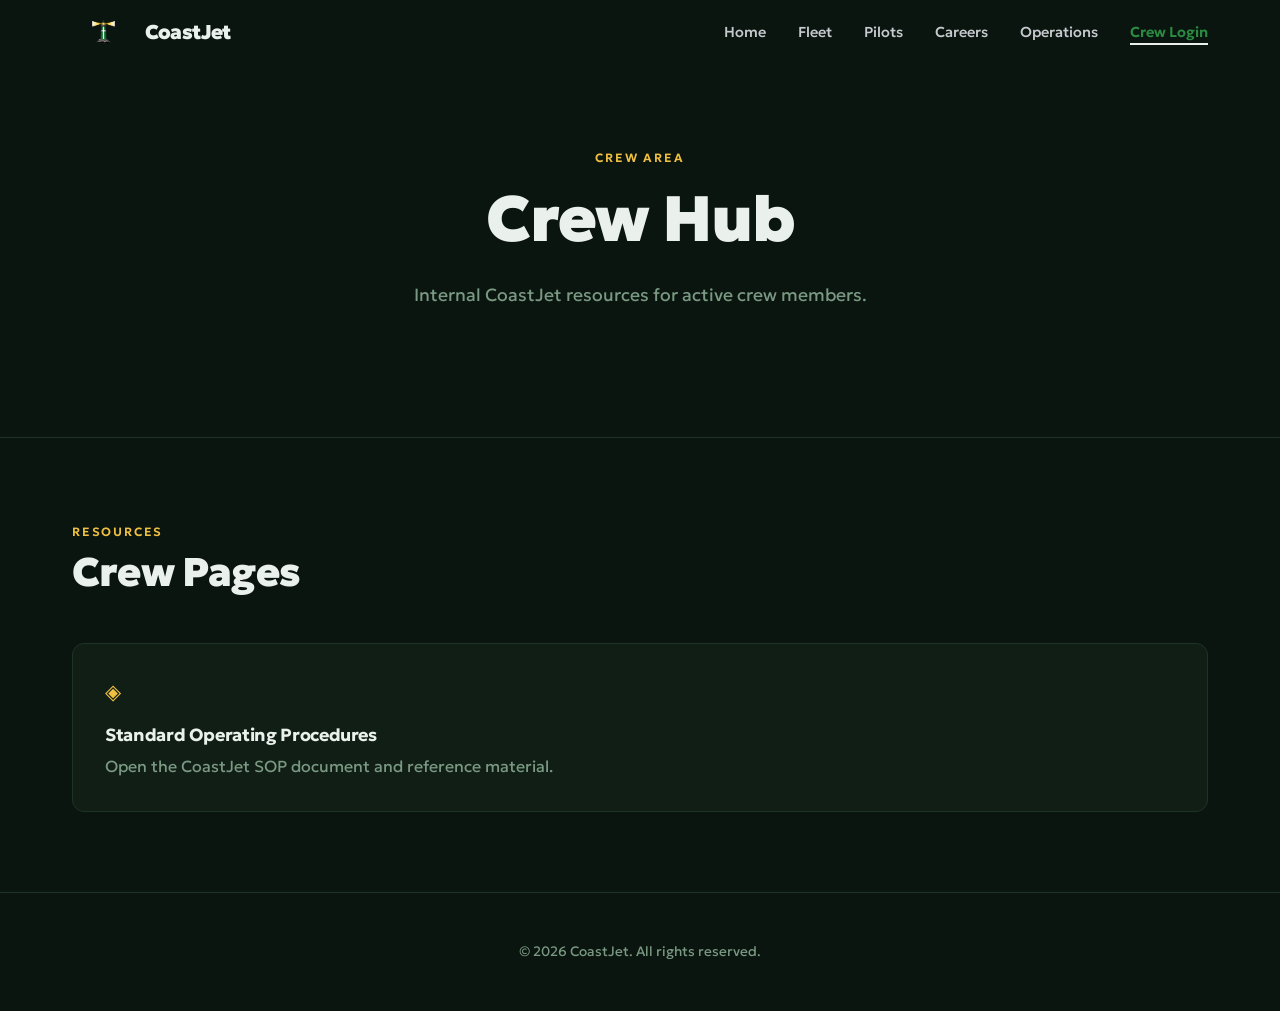
<file: crew-hub.html>
<!DOCTYPE html>
<html lang="en">
<head>
  <meta charset="UTF-8" />
  <meta name="viewport" content="width=device-width, initial-scale=1.0" />
  <title>Crew Hub - CoastJet</title>

  <link rel="preconnect" href="https://fonts.googleapis.com" />
  <link rel="preconnect" href="https://fonts.gstatic.com" crossorigin />

  <link rel="stylesheet" href="css/style.css" />
  <link rel="icon" href="assets/favicon.jpg" type="image/png" />
</head>
<body>

  <header>
    <nav class="nav">
      <div class="container">
        <a href="index.html" class="nav__logo">
          <img src="assets/favicon.jpg" alt="CoastJet Logo" class="nav__logo-img" />
          <span class="nav__logo-text">CoastJet</span>
        </a>

        <button class="nav__toggle" id="navToggle" aria-label="Toggle menu" aria-expanded="false" aria-controls="navLinks">
          <span></span>
          <span></span>
          <span></span>
        </button>

        <ul class="nav__links" id="navLinks">
          <li><a href="index.html">Home</a></li>
          <li><a href="fleet.html">Fleet</a></li>
          <li><a href="pilots.html">Pilots</a></li>
          <li><a href="careers.html">Careers</a></li>
          <li class="nav__item nav__item--has-dropdown">
            <button class="nav__dropdown-toggle" type="button" aria-expanded="false">Operations</button>
            <ul class="nav__dropdown" aria-label="Operations pages">
              <li><a href="ops-eu.html">EU Operations</a></li>
              <li><a href="ops-nz.html">NZ Operations</a></li>
            </ul>
          </li>
          <li><a href="crew-login.html" class="nav__crew-link active">Crew Login</a></li>
        </ul>
      </div>
    </nav>
  </header>

  <main>
    <section class="crew-hub-hero">
      <div class="container crew-hub-hero__content">
        <span class="hero__eyebrow">Crew Area</span>
        <h1 class="hero__title">Crew Hub</h1>
        <p class="hero__subtitle">Internal CoastJet resources for active crew members.</p>
      </div>
    </section>

    <section class="crew-hub">
      <div class="container">
        <span class="section__eyebrow">Resources</span>
        <h2 class="section__title">Crew Pages</h2>

        <div class="crew-hub__grid">
          <a class="crew-hub__card" href="sops.html">
            <span class="crew-hub__card-icon">◈</span>
            <h3 class="crew-hub__card-title">Standard Operating Procedures</h3>
            <p class="crew-hub__card-desc">Open the CoastJet SOP document and reference material.</p>
          </a>
        </div>
      </div>
    </section>
  </main>

  <footer class="footer">
    <div class="container">
      <p>&copy; 2026 CoastJet. All rights reserved.</p>
    </div>
  </footer>

  <script src="js/main.js"></script>
</body>
</html>
</file>
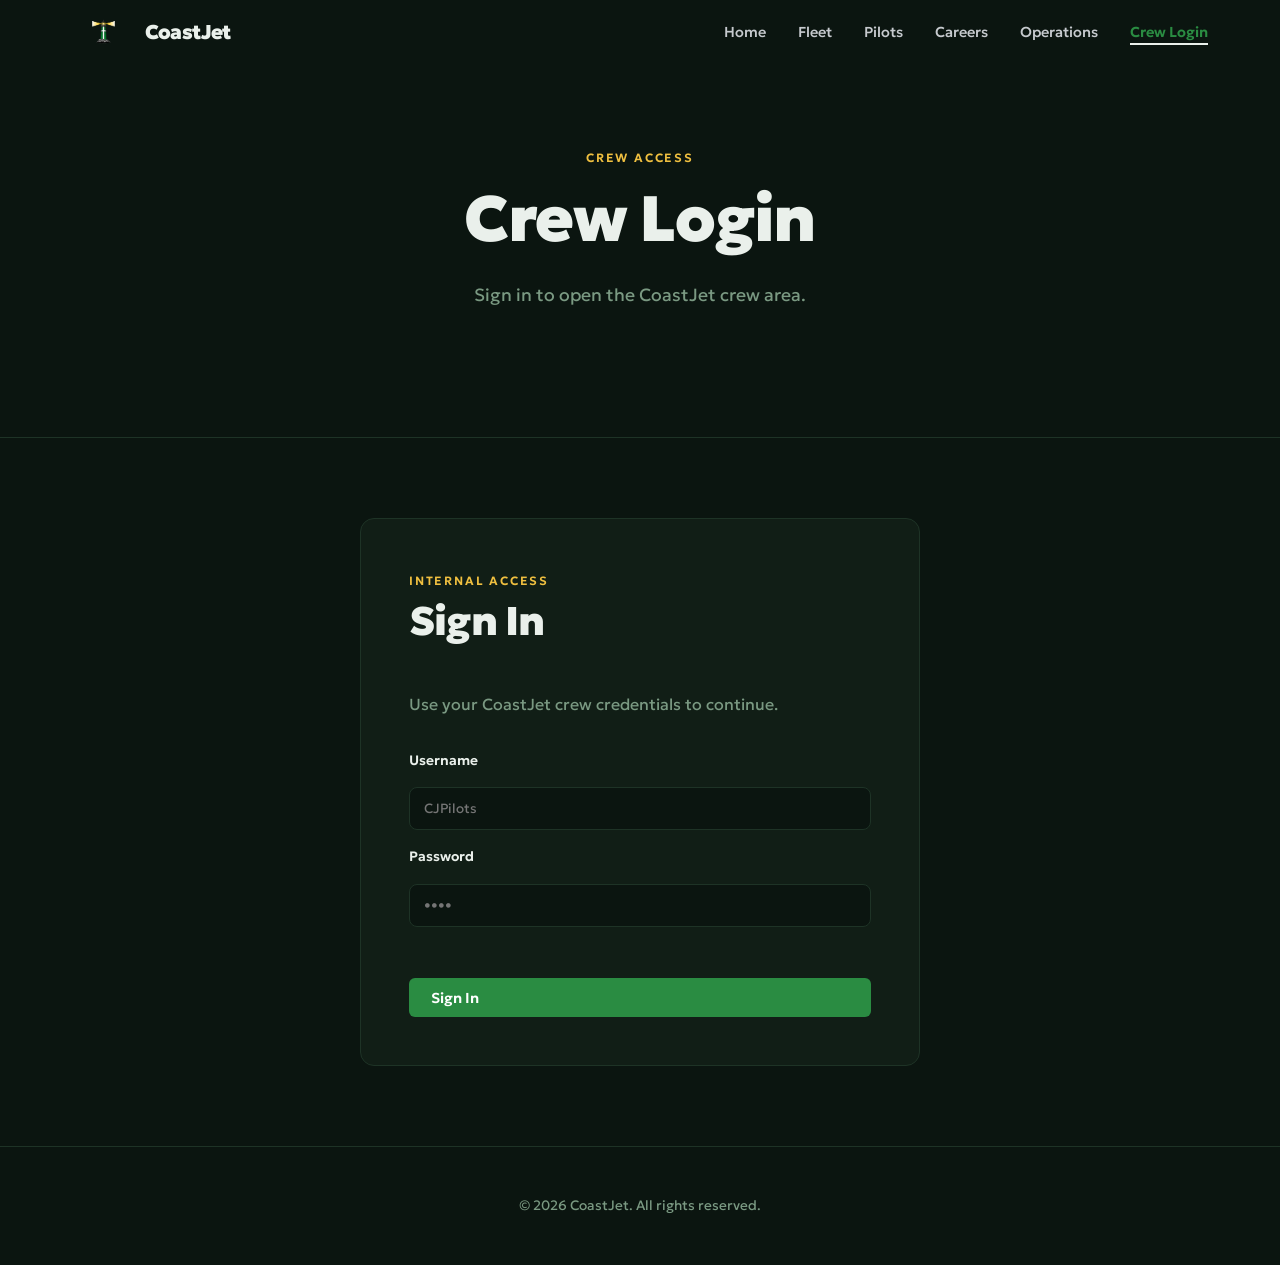
<file: crew-login.html>
<!DOCTYPE html>
<html lang="en">
<head>
  <meta charset="UTF-8" />
  <meta name="viewport" content="width=device-width, initial-scale=1.0" />
  <title>Crew Login - CoastJet</title>

  <link rel="preconnect" href="https://fonts.googleapis.com" />
  <link rel="preconnect" href="https://fonts.gstatic.com" crossorigin />

  <link rel="stylesheet" href="css/style.css" />
  <link rel="icon" href="assets/favicon.jpg" type="image/png" />
</head>
<body>

  <header>
    <nav class="nav">
      <div class="container">
        <a href="index.html" class="nav__logo">
          <img src="assets/favicon.jpg" alt="CoastJet Logo" class="nav__logo-img" />
          <span class="nav__logo-text">CoastJet</span>
        </a>

        <button class="nav__toggle" id="navToggle" aria-label="Toggle menu" aria-expanded="false" aria-controls="navLinks">
          <span></span>
          <span></span>
          <span></span>
        </button>

        <ul class="nav__links" id="navLinks">
          <li><a href="index.html">Home</a></li>
          <li><a href="fleet.html">Fleet</a></li>
          <li><a href="pilots.html">Pilots</a></li>
          <li><a href="careers.html">Careers</a></li>
          <li class="nav__item nav__item--has-dropdown">
            <button class="nav__dropdown-toggle" type="button" aria-expanded="false">Operations</button>
            <ul class="nav__dropdown" aria-label="Operations pages">
              <li><a href="ops-eu.html">EU Operations</a></li>
              <li><a href="ops-nz.html">NZ Operations</a></li>
            </ul>
          </li>
          <li><a href="crew-login.html" class="nav__crew-link active">Crew Login</a></li>
        </ul>
      </div>
    </nav>
  </header>

  <main>
    <section class="crew-hub-hero">
      <div class="container crew-hub-hero__content">
        <span class="hero__eyebrow">Crew Access</span>
        <h1 class="hero__title">Crew Login</h1>
        <p class="hero__subtitle">Sign in to open the CoastJet crew area.</p>
      </div>
    </section>

    <section class="crew-login">
      <div class="container">
        <div class="crew-login__card">
          <span class="section__eyebrow">Internal Access</span>
          <h2 class="section__title">Sign In</h2>
          <p class="crew-login__intro">Use your CoastJet crew credentials to continue.</p>

          <form class="crew-login__form" id="crewLoginForm" novalidate>
            <label class="crew-login__label" for="crewEmail">Username</label>
            <input class="crew-login__input" id="crewEmail" type="text" placeholder="CJPilots" required>

            <label class="crew-login__label" for="crewPassword">Password</label>
            <input class="crew-login__input" id="crewPassword" type="password" placeholder="••••" required>

            <p class="crew-login__error" id="crewLoginError" aria-live="polite"></p>

            <button type="submit" class="btn btn--primary">Sign In</button>
          </form>
        </div>
      </div>
    </section>
  </main>

  <footer class="footer">
    <div class="container">
      <p>&copy; 2026 CoastJet. All rights reserved.</p>
    </div>
  </footer>

  <script src="js/main.js"></script>
  <script>
    document.addEventListener('DOMContentLoaded', function () {
      const form = document.getElementById('crewLoginForm');
      const usernameInput = document.getElementById('crewEmail');
      const passwordInput = document.getElementById('crewPassword');
      const error = document.getElementById('crewLoginError');

      if (!form || !usernameInput || !passwordInput) return;

      form.addEventListener('submit', function (e) {
        e.preventDefault();

        const username = usernameInput.value.trim();
        const password = passwordInput.value;

        if (username === 'CJPilots' && password === '737') {
          window.location.assign('crew-hub.html');
          return;
        }

        if (error) error.textContent = 'Incorrect username or password.';
      });
    });
  </script>
</body>
</html>
</file>
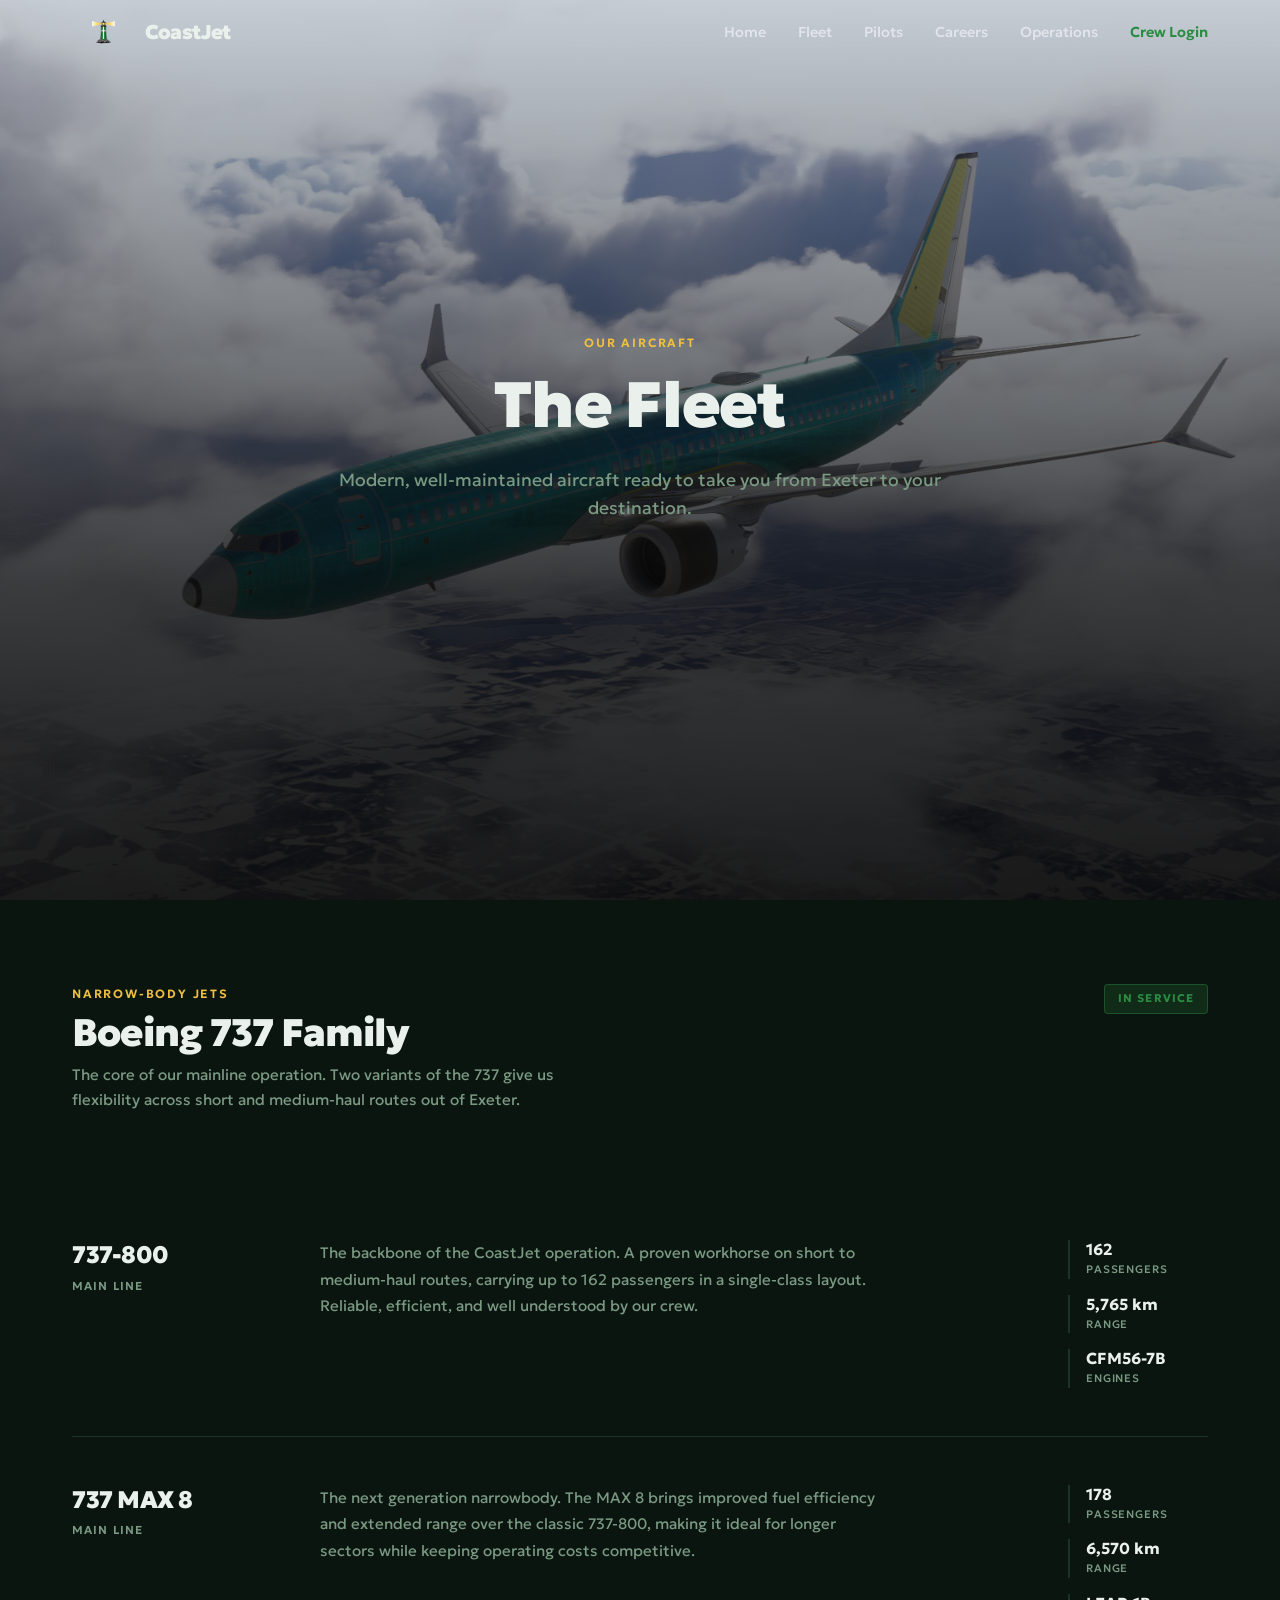
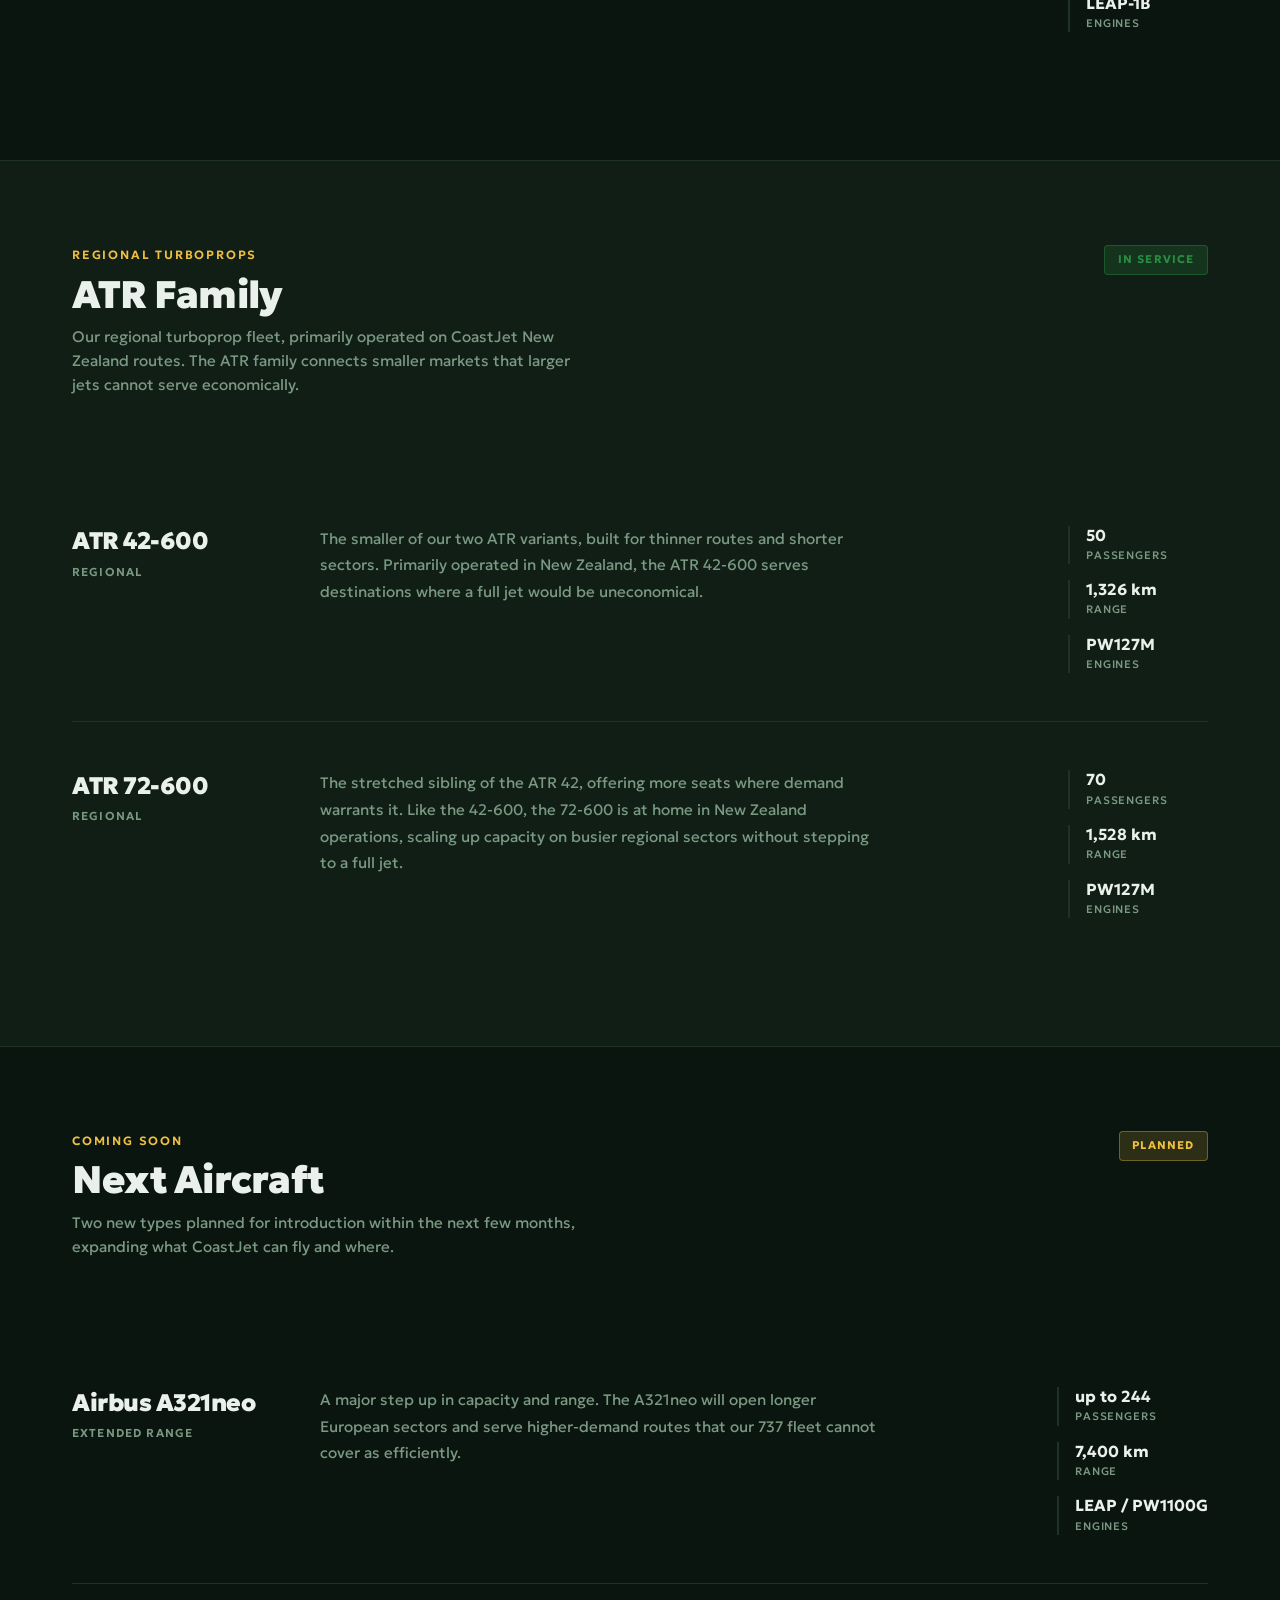
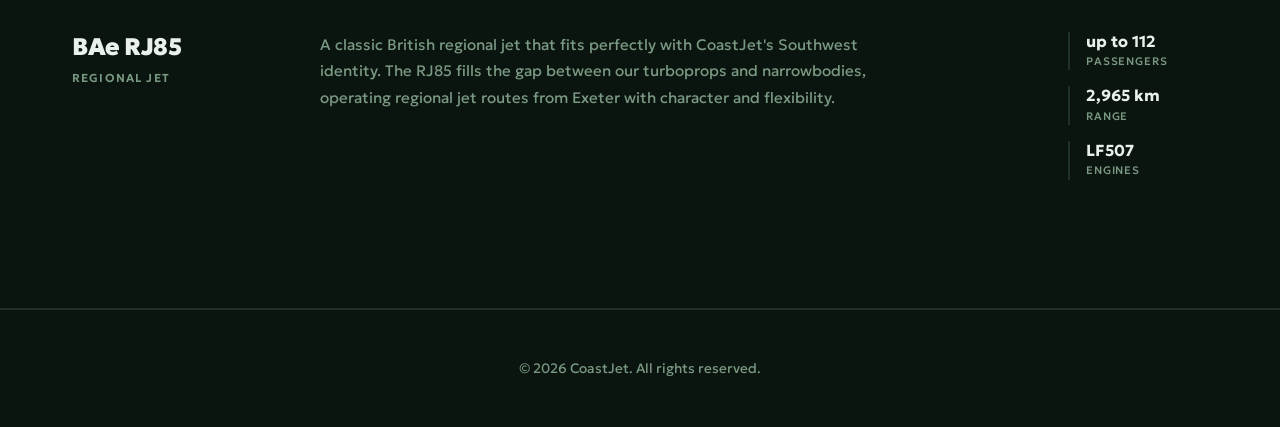
<file: fleet.html>
<!DOCTYPE html>
<html lang="en">
<head>
  <meta charset="UTF-8" />
  <meta name="viewport" content="width=device-width, initial-scale=1.0" />
  <title>Fleet - CoastJet</title>

  <link rel="preconnect" href="https://fonts.googleapis.com" />
  <link rel="preconnect" href="https://fonts.gstatic.com" crossorigin />

  <link rel="stylesheet" href="css/style.css" />
  <link rel="icon" href="assets/favicon.jpg" type="image/png" />
</head>
<body>

  <!-- NAV -->
  <header>
    <nav class="nav">
        <div class="container">
            <a href="index.html" class="nav__logo">
            <img src="assets/favicon.jpg" alt="CoastJet Logo" class="nav__logo-img" />
            <span class="nav__logo-text">CoastJet</span>
            </a>

            <!-- HAMBURGER -->
            <button class="nav__toggle" id="navToggle" aria-label="Toggle menu" aria-expanded="false" aria-controls="navLinks">
            <span></span>
            <span></span>
            <span></span>
            </button>

            <!-- LINKS -->
            <ul class="nav__links" id="navLinks">
              <li><a href="index.html">Home</a></li>
              <li><a href="fleet.html">Fleet</a></li>
              <li><a href="pilots.html">Pilots</a></li>
              <li><a href="careers.html">Careers</a></li>
              <li class="nav__item nav__item--has-dropdown">
                <button class="nav__dropdown-toggle" type="button" aria-expanded="false">Operations</button>
                <ul class="nav__dropdown" aria-label="Operations pages">
                  <li><a href="ops-eu.html">EU Operations</a></li>
                  <li><a href="ops-nz.html">NZ Operations</a></li>
                </ul>
              </li>
              <li><a href="crew-login.html" class="nav__crew-link">Crew Login</a></li>
            </ul>
        </div>
    </nav>
  </header>

  <!-- HERO -->
  <main>
    <section class="hero" style="background-image: url('assets/fleet_hero.png');">
      <div class="hero__overlay"></div>
      <div class="container hero__content">
        <span class="hero__eyebrow">Our Aircraft</span>
        <h1 class="hero__title">The Fleet</h1>
        <p class="hero__subtitle">
          Modern, well-maintained aircraft ready to take you from Exeter to your destination.
        </p>
      </div>
    </section>

    <!-- BOEING 737 FAMILY -->
    <section class="fleet-family">
      <div class="container">
        <div class="fleet-family__header">
          <div class="fleet-family__label">
            <span class="section__eyebrow">Narrow-body Jets</span>
            <h2 class="fleet-family__title">Boeing 737 Family</h2>
            <p class="fleet-family__intro">The core of our mainline operation. Two variants of the 737 give us flexibility across short and medium-haul routes out of Exeter.</p>
          </div>
          <span class="fleet-family__status fleet-family__status--active">In Service</span>
        </div>
        <div class="fleet-family__aircraft">
          <div class="fleet-aircraft">
            <div class="fleet-aircraft__identity">
              <h3 class="fleet-aircraft__name">737-800</h3>
              <span class="fleet-aircraft__role">Main Line</span>
            </div>
            <p class="fleet-aircraft__desc">The backbone of the CoastJet operation. A proven workhorse on short to medium-haul routes, carrying up to 162 passengers in a single-class layout. Reliable, efficient, and well understood by our crew.</p>
            <div class="fleet-aircraft__specs">
              <div class="fleet-aircraft__spec"><span>162</span><small>Passengers</small></div>
              <div class="fleet-aircraft__spec"><span>5,765 km</span><small>Range</small></div>
              <div class="fleet-aircraft__spec"><span>CFM56-7B</span><small>Engines</small></div>
            </div>
          </div>
          <div class="fleet-aircraft__divider"></div>
          <div class="fleet-aircraft">
            <div class="fleet-aircraft__identity">
              <h3 class="fleet-aircraft__name">737 MAX 8</h3>
              <span class="fleet-aircraft__role">Main Line</span>
            </div>
            <p class="fleet-aircraft__desc">The next generation narrowbody. The MAX 8 brings improved fuel efficiency and extended range over the classic 737-800, making it ideal for longer sectors while keeping operating costs competitive.</p>
            <div class="fleet-aircraft__specs">
              <div class="fleet-aircraft__spec"><span>178</span><small>Passengers</small></div>
              <div class="fleet-aircraft__spec"><span>6,570 km</span><small>Range</small></div>
              <div class="fleet-aircraft__spec"><span>LEAP-1B</span><small>Engines</small></div>
            </div>
          </div>
        </div>
      </div>
    </section>

    <!-- ATR FAMILY -->
    <section class="fleet-family fleet-family--alt">
      <div class="container">
        <div class="fleet-family__header">
          <div class="fleet-family__label">
            <span class="section__eyebrow">Regional Turboprops</span>
            <h2 class="fleet-family__title">ATR Family</h2>
            <p class="fleet-family__intro">Our regional turboprop fleet, primarily operated on CoastJet New Zealand routes. The ATR family connects smaller markets that larger jets cannot serve economically.</p>
          </div>
          <span class="fleet-family__status fleet-family__status--active">In Service</span>
        </div>
        <div class="fleet-family__aircraft">
          <div class="fleet-aircraft">
            <div class="fleet-aircraft__identity">
              <h3 class="fleet-aircraft__name">ATR 42-600</h3>
              <span class="fleet-aircraft__role">Regional</span>
            </div>
            <p class="fleet-aircraft__desc">The smaller of our two ATR variants, built for thinner routes and shorter sectors. Primarily operated in New Zealand, the ATR 42-600 serves destinations where a full jet would be uneconomical.</p>
            <div class="fleet-aircraft__specs">
              <div class="fleet-aircraft__spec"><span>50</span><small>Passengers</small></div>
              <div class="fleet-aircraft__spec"><span>1,326 km</span><small>Range</small></div>
              <div class="fleet-aircraft__spec"><span>PW127M</span><small>Engines</small></div>
            </div>
          </div>
          <div class="fleet-aircraft__divider"></div>
          <div class="fleet-aircraft">
            <div class="fleet-aircraft__identity">
              <h3 class="fleet-aircraft__name">ATR 72-600</h3>
              <span class="fleet-aircraft__role">Regional</span>
            </div>
            <p class="fleet-aircraft__desc">The stretched sibling of the ATR 42, offering more seats where demand warrants it. Like the 42-600, the 72-600 is at home in New Zealand operations, scaling up capacity on busier regional sectors without stepping to a full jet.</p>
            <div class="fleet-aircraft__specs">
              <div class="fleet-aircraft__spec"><span>70</span><small>Passengers</small></div>
              <div class="fleet-aircraft__spec"><span>1,528 km</span><small>Range</small></div>
              <div class="fleet-aircraft__spec"><span>PW127M</span><small>Engines</small></div>
            </div>
          </div>
        </div>
      </div>
    </section>

    <!-- COMING SOON -->
    <section class="fleet-family fleet-family--future">
      <div class="container">
        <div class="fleet-family__header">
          <div class="fleet-family__label">
            <span class="section__eyebrow">Coming Soon</span>
            <h2 class="fleet-family__title">Next Aircraft</h2>
            <p class="fleet-family__intro">Two new types planned for introduction within the next few months, expanding what CoastJet can fly and where.</p>
          </div>
          <span class="fleet-family__status fleet-family__status--planned">Planned</span>
        </div>
        <div class="fleet-family__aircraft">
          <div class="fleet-aircraft">
            <div class="fleet-aircraft__identity">
              <h3 class="fleet-aircraft__name">Airbus A321neo</h3>
              <span class="fleet-aircraft__role">Extended Range</span>
            </div>
            <p class="fleet-aircraft__desc">A major step up in capacity and range. The A321neo will open longer European sectors and serve higher-demand routes that our 737 fleet cannot cover as efficiently.</p>
            <div class="fleet-aircraft__specs">
              <div class="fleet-aircraft__spec"><span>up to 244</span><small>Passengers</small></div>
              <div class="fleet-aircraft__spec"><span>7,400 km</span><small>Range</small></div>
              <div class="fleet-aircraft__spec"><span>LEAP / PW1100G</span><small>Engines</small></div>
            </div>
          </div>
          <div class="fleet-aircraft__divider"></div>
          <div class="fleet-aircraft">
            <div class="fleet-aircraft__identity">
              <h3 class="fleet-aircraft__name">BAe RJ85</h3>
              <span class="fleet-aircraft__role">Regional Jet</span>
            </div>
            <p class="fleet-aircraft__desc">A classic British regional jet that fits perfectly with CoastJet's Southwest identity. The RJ85 fills the gap between our turboprops and narrowbodies, operating regional jet routes from Exeter with character and flexibility.</p>
            <div class="fleet-aircraft__specs">
              <div class="fleet-aircraft__spec"><span>up to 112</span><small>Passengers</small></div>
              <div class="fleet-aircraft__spec"><span>2,965 km</span><small>Range</small></div>
              <div class="fleet-aircraft__spec"><span>LF507</span><small>Engines</small></div>
            </div>
          </div>
        </div>
      </div>
    </section>

  </main>

  <!-- FOOTER -->
  <footer class="footer">
    <div class="container">
      <p>&copy; 2026 CoastJet. All rights reserved.</p>
    </div>
  </footer>

  <script src="js/main.js"></script>
</body>
</html>
</file>
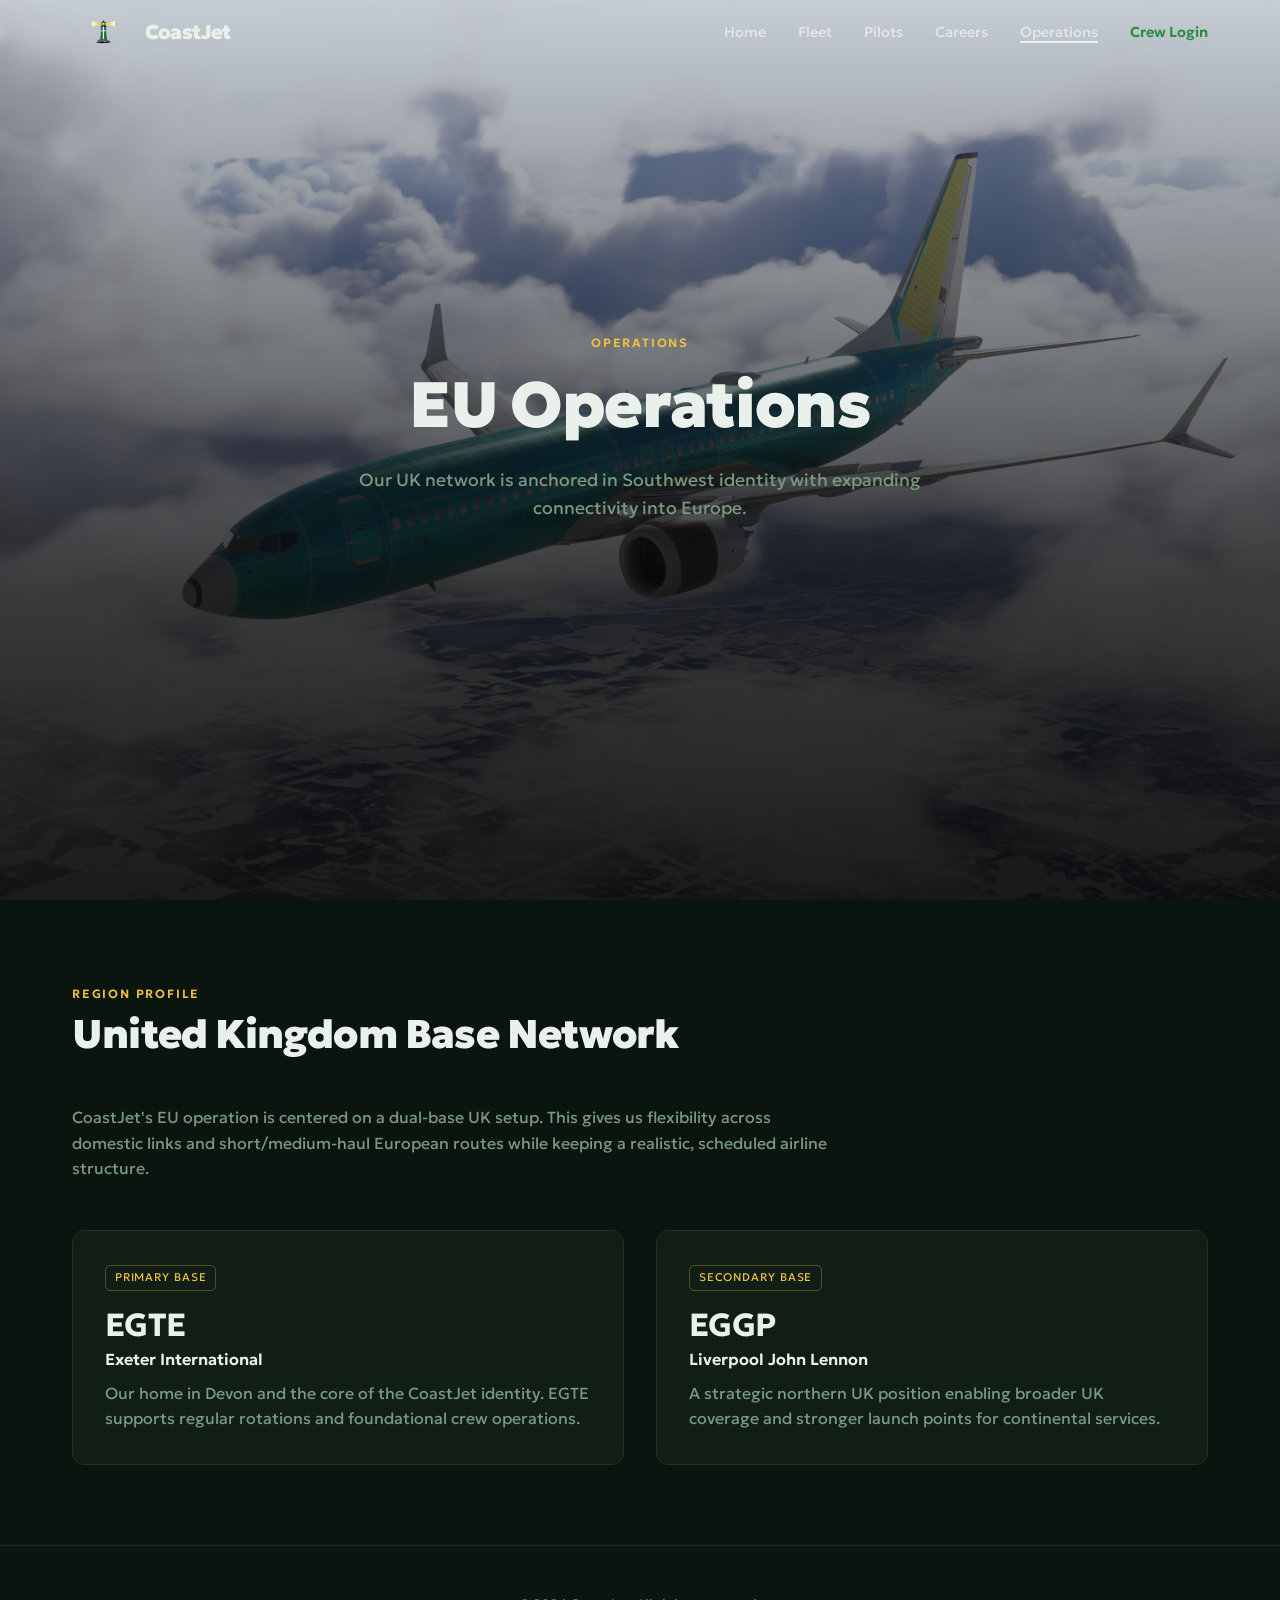
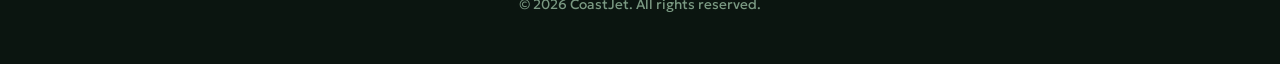
<file: ops-eu.html>
<!DOCTYPE html>
<html lang="en">
<head>
  <meta charset="UTF-8" />
  <meta name="viewport" content="width=device-width, initial-scale=1.0" />
  <title>EU Operations - CoastJet</title>

  <link rel="preconnect" href="https://fonts.googleapis.com" />
  <link rel="preconnect" href="https://fonts.gstatic.com" crossorigin />

  <link rel="stylesheet" href="css/style.css" />
  <link rel="icon" href="assets/favicon.jpg" type="image/png" />
</head>
<body>

  <header>
    <nav class="nav">
      <div class="container">
        <a href="index.html" class="nav__logo">
          <img src="assets/favicon.jpg" alt="CoastJet Logo" class="nav__logo-img" />
          <span class="nav__logo-text">CoastJet</span>
        </a>

        <button class="nav__toggle" id="navToggle" aria-label="Toggle menu" aria-expanded="false" aria-controls="navLinks">
          <span></span>
          <span></span>
          <span></span>
        </button>

        <ul class="nav__links" id="navLinks">
          <li><a href="index.html">Home</a></li>
          <li><a href="fleet.html">Fleet</a></li>
          <li><a href="pilots.html">Pilots</a></li>
          <li><a href="careers.html">Careers</a></li>
          <li class="nav__item nav__item--has-dropdown">
            <button class="nav__dropdown-toggle active" type="button" aria-expanded="false">Operations</button>
            <ul class="nav__dropdown" aria-label="Operations pages">
              <li><a href="ops-eu.html" class="active">EU Operations</a></li>
              <li><a href="ops-nz.html">NZ Operations</a></li>
            </ul>
          </li>
          <li><a href="crew-login.html" class="nav__crew-link">Crew Login</a></li>
        </ul>
      </div>
    </nav>
  </header>

  <main>
    <section class="hero" style="background-image: url('assets/fleet_hero.jpg');">
      <div class="hero__overlay"></div>
      <div class="container hero__content">
        <span class="hero__eyebrow">Operations</span>
        <h1 class="hero__title">EU Operations</h1>
        <p class="hero__subtitle">Our UK network is anchored in Southwest identity with expanding connectivity into Europe.</p>
      </div>
    </section>

    <section class="ops-region">
      <div class="container">
        <span class="section__eyebrow">Region Profile</span>
        <h2 class="section__title">United Kingdom Base Network</h2>
        <p class="ops-region__intro">CoastJet's EU operation is centered on a dual-base UK setup. This gives us flexibility across domestic links and short/medium-haul European routes while keeping a realistic, scheduled airline structure.</p>

        <div class="ops-bases-grid">
          <article class="ops-base-card">
            <span class="ops-base-card__tag">Primary Base</span>
            <h3 class="ops-base-card__code">EGTE</h3>
            <p class="ops-base-card__name">Exeter International</p>
            <p class="ops-base-card__desc">Our home in Devon and the core of the CoastJet identity. EGTE supports regular rotations and foundational crew operations.</p>
          </article>

          <article class="ops-base-card">
            <span class="ops-base-card__tag">Secondary Base</span>
            <h3 class="ops-base-card__code">EGGP</h3>
            <p class="ops-base-card__name">Liverpool John Lennon</p>
            <p class="ops-base-card__desc">A strategic northern UK position enabling broader UK coverage and stronger launch points for continental services.</p>
          </article>
        </div>
      </div>
    </section>
  </main>

  <footer class="footer">
    <div class="container">
      <p>&copy; 2026 CoastJet. All rights reserved.</p>
    </div>
  </footer>

  <script src="js/main.js"></script>
</body>
</html>
</file>
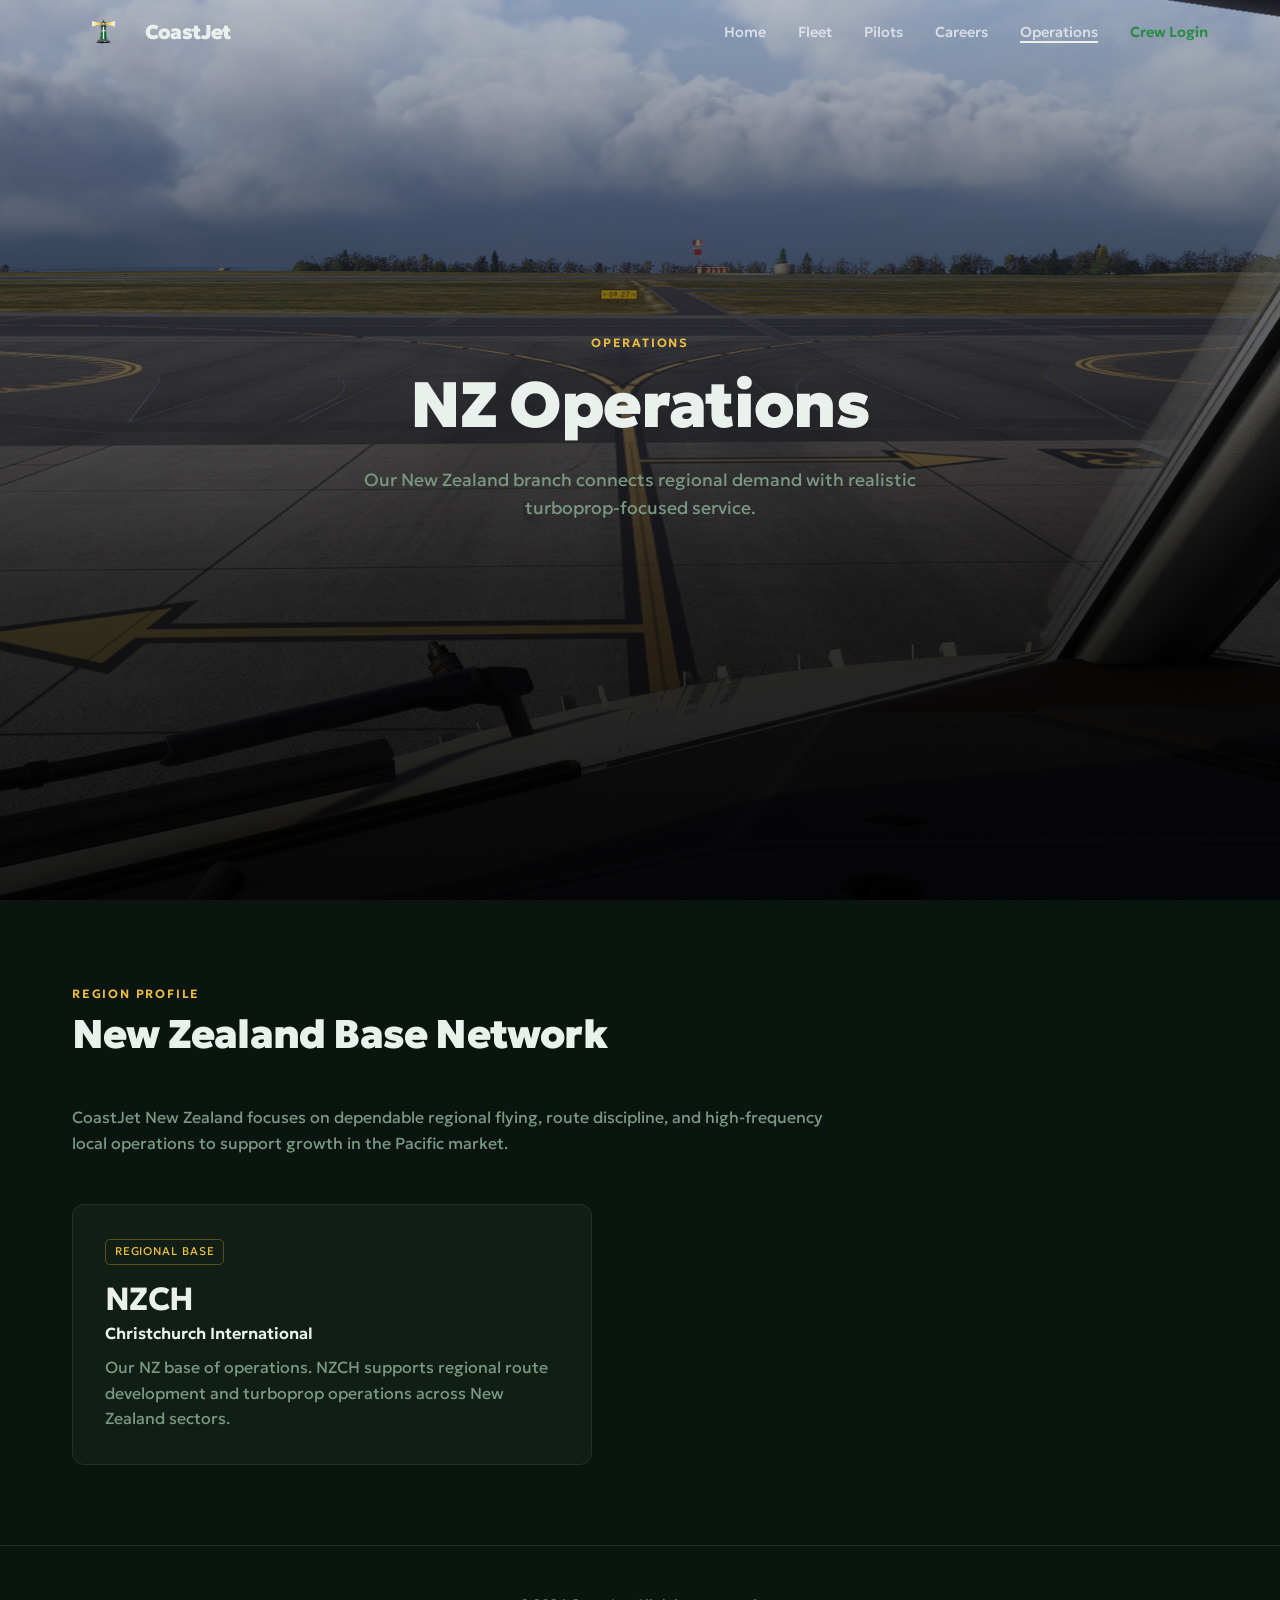
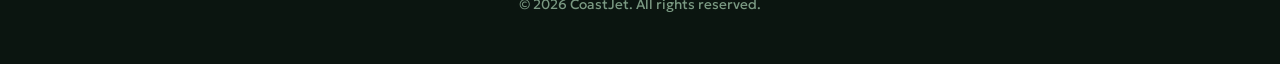
<file: ops-nz.html>
<!DOCTYPE html>
<html lang="en">
<head>
  <meta charset="UTF-8" />
  <meta name="viewport" content="width=device-width, initial-scale=1.0" />
  <title>NZ Operations - CoastJet</title>

  <link rel="preconnect" href="https://fonts.googleapis.com" />
  <link rel="preconnect" href="https://fonts.gstatic.com" crossorigin />

  <link rel="stylesheet" href="css/style.css" />
  <link rel="icon" href="assets/favicon.jpg" type="image/png" />
</head>
<body>

  <header>
    <nav class="nav">
      <div class="container">
        <a href="index.html" class="nav__logo">
          <img src="assets/favicon.jpg" alt="CoastJet Logo" class="nav__logo-img" />
          <span class="nav__logo-text">CoastJet</span>
        </a>

        <button class="nav__toggle" id="navToggle" aria-label="Toggle menu" aria-expanded="false" aria-controls="navLinks">
          <span></span>
          <span></span>
          <span></span>
        </button>

        <ul class="nav__links" id="navLinks">
          <li><a href="index.html">Home</a></li>
          <li><a href="fleet.html">Fleet</a></li>
          <li><a href="pilots.html">Pilots</a></li>
          <li><a href="careers.html">Careers</a></li>
          <li class="nav__item nav__item--has-dropdown">
            <button class="nav__dropdown-toggle active" type="button" aria-expanded="false">Operations</button>
            <ul class="nav__dropdown" aria-label="Operations pages">
              <li><a href="ops-eu.html">EU Operations</a></li>
              <li><a href="ops-nz.html" class="active">NZ Operations</a></li>
            </ul>
          </li>
          <li><a href="crew-login.html" class="nav__crew-link">Crew Login</a></li>
        </ul>
      </div>
    </nav>
  </header>

  <main>
    <section class="hero" style="background-image: url('assets/pilots_hero.jpg');">
      <div class="hero__overlay"></div>
      <div class="container hero__content">
        <span class="hero__eyebrow">Operations</span>
        <h1 class="hero__title">NZ Operations</h1>
        <p class="hero__subtitle">Our New Zealand branch connects regional demand with realistic turboprop-focused service.</p>
      </div>
    </section>

    <section class="ops-region">
      <div class="container">
        <span class="section__eyebrow">Region Profile</span>
        <h2 class="section__title">New Zealand Base Network</h2>
        <p class="ops-region__intro">CoastJet New Zealand focuses on dependable regional flying, route discipline, and high-frequency local operations to support growth in the Pacific market.</p>

        <div class="ops-bases-grid ops-bases-grid--single">
          <article class="ops-base-card">
            <span class="ops-base-card__tag">Regional Base</span>
            <h3 class="ops-base-card__code">NZCH</h3>
            <p class="ops-base-card__name">Christchurch International</p>
            <p class="ops-base-card__desc">Our NZ base of operations. NZCH supports regional route development and turboprop operations across New Zealand sectors.</p>
          </article>
        </div>
      </div>
    </section>
  </main>

  <footer class="footer">
    <div class="container">
      <p>&copy; 2026 CoastJet. All rights reserved.</p>
    </div>
  </footer>

  <script src="js/main.js"></script>
</body>
</html>
</file>
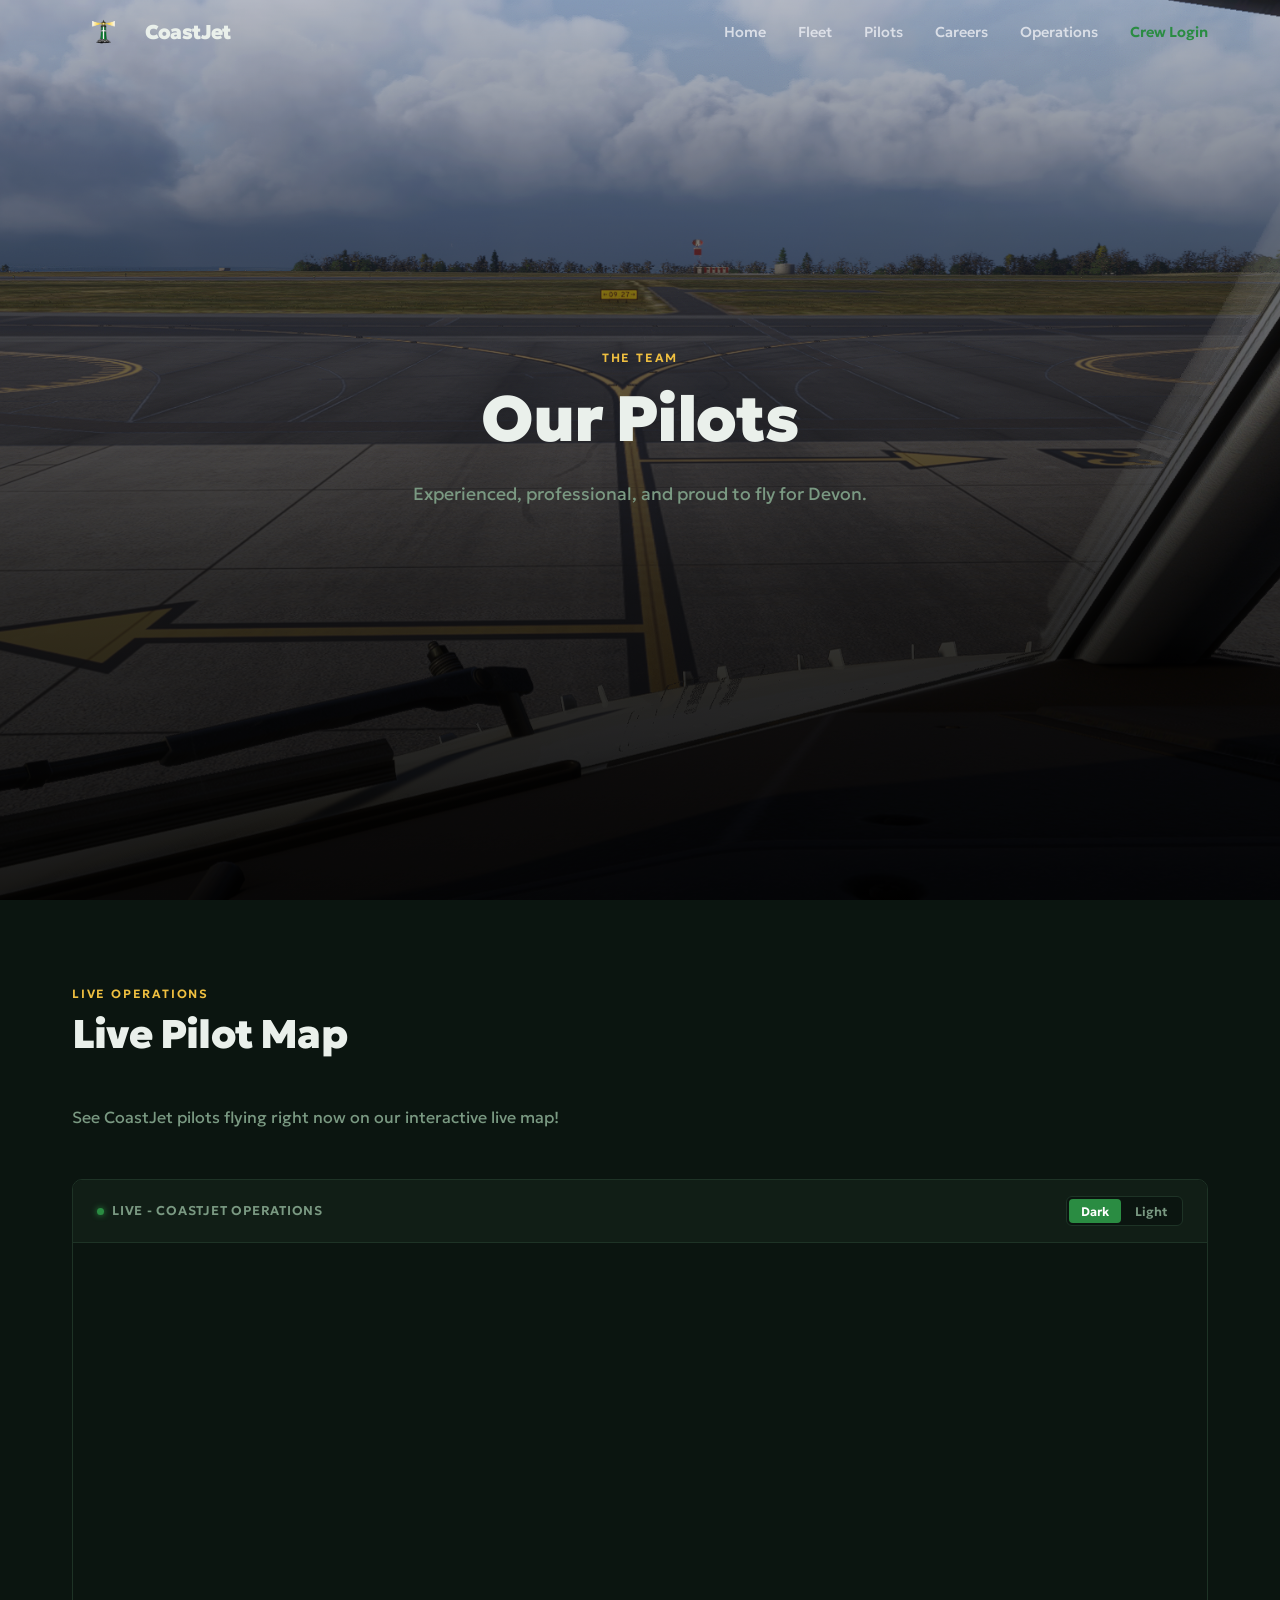
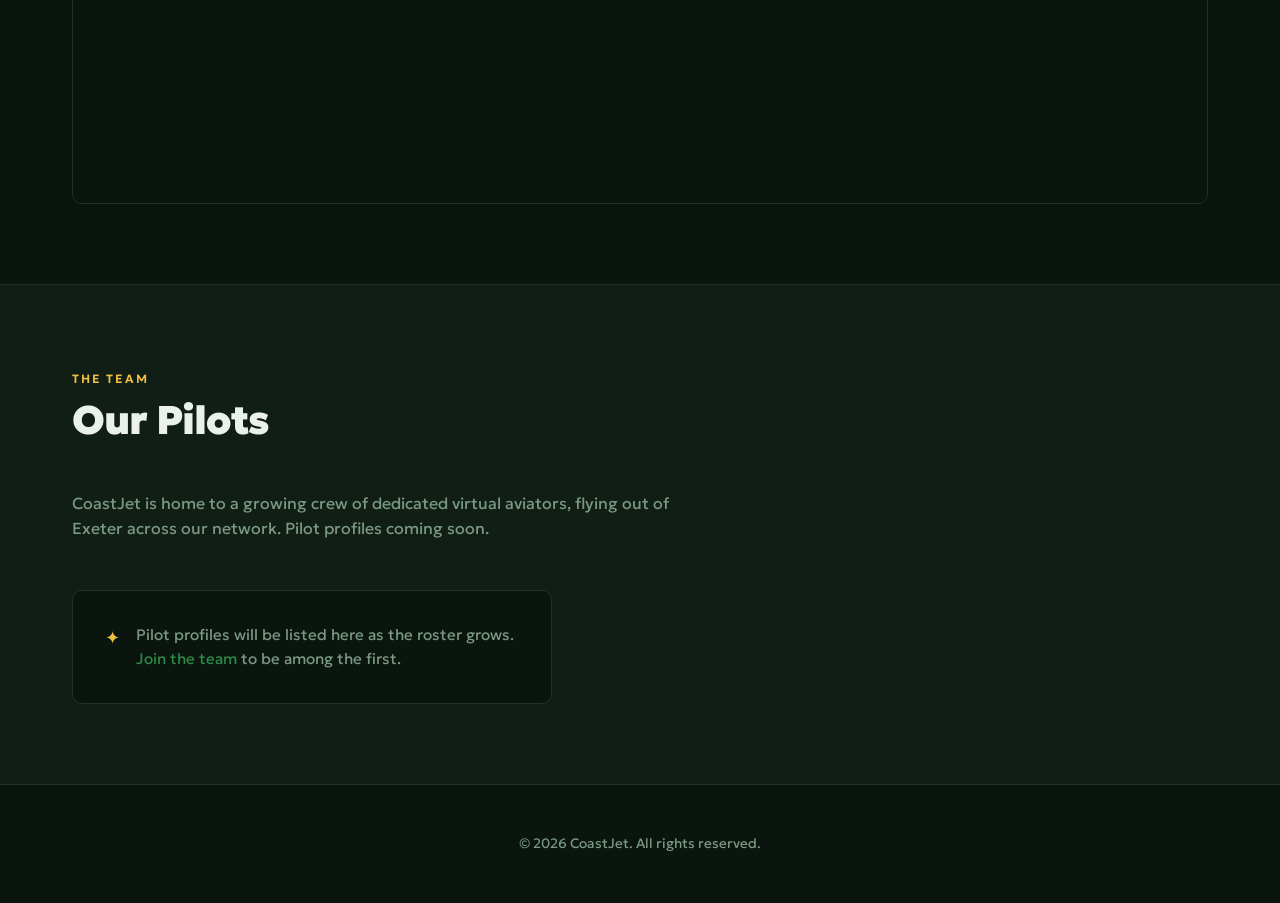
<file: pilots.html>
<!DOCTYPE html>
<html lang="en">
<head>
  <meta charset="UTF-8" />
  <meta name="viewport" content="width=device-width, initial-scale=1.0" />
  <title>Pilots - CoastJet</title>

  <link rel="preconnect" href="https://fonts.googleapis.com" />
  <link rel="preconnect" href="https://fonts.gstatic.com" crossorigin />

  <link rel="stylesheet" href="css/style.css" />
  <link rel="icon" href="assets/favicon.jpg" type="image/png" />
</head>
<body>

  <!-- NAV -->
  <header>
    <nav class="nav">
        <div class="container">
            <a href="index.html" class="nav__logo">
            <img src="assets/favicon.jpg" alt="CoastJet Logo" class="nav__logo-img" />
            <span class="nav__logo-text">CoastJet</span>
            </a>

            <!-- HAMBURGER -->
            <button class="nav__toggle" id="navToggle" aria-label="Toggle menu" aria-expanded="false" aria-controls="navLinks">
            <span></span>
            <span></span>
            <span></span>
            </button>

            <!-- LINKS -->
            <ul class="nav__links" id="navLinks">
              <li><a href="index.html">Home</a></li>
              <li><a href="fleet.html">Fleet</a></li>
              <li><a href="pilots.html">Pilots</a></li>
              <li><a href="careers.html">Careers</a></li>
              <li class="nav__item nav__item--has-dropdown">
                <button class="nav__dropdown-toggle" type="button" aria-expanded="false">Operations</button>
                <ul class="nav__dropdown" aria-label="Operations pages">
                  <li><a href="ops-eu.html">EU Operations</a></li>
                  <li><a href="ops-nz.html">NZ Operations</a></li>
                </ul>
              </li>
              <li><a href="crew-login.html" class="nav__crew-link">Crew Login</a></li>
            </ul>
        </div>
    </nav>
  </header>

  <!-- HERO -->
  <main>
    <section class="hero" style="background-image: url('assets/pilots_hero.jpg');">
      <div class="hero__overlay"></div>
      <div class="container hero__content">
        <span class="hero__eyebrow">The Team</span>
        <h1 class="hero__title">Our Pilots</h1>
        <p class="hero__subtitle">
          Experienced, professional, and proud to fly for Devon.
        </p>
      </div>
    </section>

    <!-- LIVE MAP -->
    <section class="live-map-section">
      <div class="container">
        <span class="section__eyebrow">Live Operations</span>
        <h2 class="section__title">Live Pilot Map</h2>
        <p class="live-map__desc">See CoastJet pilots flying right now on our interactive live map!</p>

        <div class="live-map__wrap" id="mapWrap" style="display:none;">
          <div class="live-map__toolbar">
            <span class="live-map__toolbar-label" id="mapStatusLabel">Live - CoastJet Operations</span>
            <div class="live-map__toolbar-controls">
              <button class="map-toggle-btn active" id="styleDark" data-style="dark">Dark</button>
              <button class="map-toggle-btn" id="styleLight" data-style="light">Light</button>
            </div>
          </div>
          <iframe
            id="nSkyMap"
            class="live-map__iframe"
            src=""
            allowfullscreen
            loading="lazy"
            title="CoastJet Live Pilot Map"
          ></iframe>
        </div>
      </div>
    </section>

    <!-- PILOT ROSTER PLACEHOLDER -->
    <section class="roster-section">
      <div class="container">
        <span class="section__eyebrow">The Team</span>
        <h2 class="section__title">Our Pilots</h2>
        <p class="roster-intro">CoastJet is home to a growing crew of dedicated virtual aviators, flying out of Exeter across our network. Pilot profiles coming soon.</p>
        <div class="roster-coming-soon">
          <span class="roster-coming-soon__icon">✦</span>
          <p>Pilot profiles will be listed here as the roster grows. <a href="careers.html">Join the team</a> to be among the first.</p>
        </div>
      </div>
    </section>

  </main>

  <!-- FOOTER -->
  <footer class="footer">
    <div class="container">
      <p>&copy; 2026 CoastJet. All rights reserved.</p>
    </div>
  </footer>

  <script src="js/main.js"></script>
  <script>
    (function () {
      const KEY_STORAGE = 'coastjet_nsky_key';
      const DEFAULT_STYLE = 'dark';

      const apiKeyInput  = document.getElementById('apiKeyInput');
      const loadMapBtn   = document.getElementById('loadMapBtn');
      const clearKeyBtn  = document.getElementById('clearKeyBtn');
      const mapWrap      = document.getElementById('mapWrap');
      const nSkyMap      = document.getElementById('nSkyMap');
      const styleDark    = document.getElementById('styleDark');
      const styleLight   = document.getElementById('styleLight');

      let currentStyle = DEFAULT_STYLE;

      function buildUrl(key, style) {
        return 'https://newsky.app/airline/public/map?style=' + style + '&token=' + encodeURIComponent(key);
      }

      function showMap(key) {
        nSkyMap.src = buildUrl(key, currentStyle);
        mapWrap.style.display = 'block';
        clearKeyBtn.style.display = '';
        apiKeyInput.value = '';
        apiKeyInput.type = 'password';
      }

      function clearMap() {
        nSkyMap.src = '';
        mapWrap.style.display = 'none';
        clearKeyBtn.style.display = 'none';
        localStorage.removeItem(KEY_STORAGE);
      }

      // Load saved key on page load
      const saved = localStorage.getItem(KEY_STORAGE);
      if (saved) {
        showMap(saved);
      }

      loadMapBtn.addEventListener('click', function () {
        const key = apiKeyInput.value.trim();
        if (!key) return;
        localStorage.setItem(KEY_STORAGE, key);
        showMap(key);
      });

      apiKeyInput.addEventListener('keydown', function (e) {
        if (e.key === 'Enter') loadMapBtn.click();
      });

      clearKeyBtn.addEventListener('click', clearMap);

      // Style toggle
      [styleDark, styleLight].forEach(function (btn) {
        btn.addEventListener('click', function () {
          currentStyle = btn.dataset.style;
          styleDark.classList.toggle('active', currentStyle === 'dark');
          styleLight.classList.toggle('active', currentStyle === 'light');
          const key = localStorage.getItem(KEY_STORAGE);
          if (key) nSkyMap.src = buildUrl(key, currentStyle);
        });
      });
    })();
  </script>
</body>
</html>
</file>
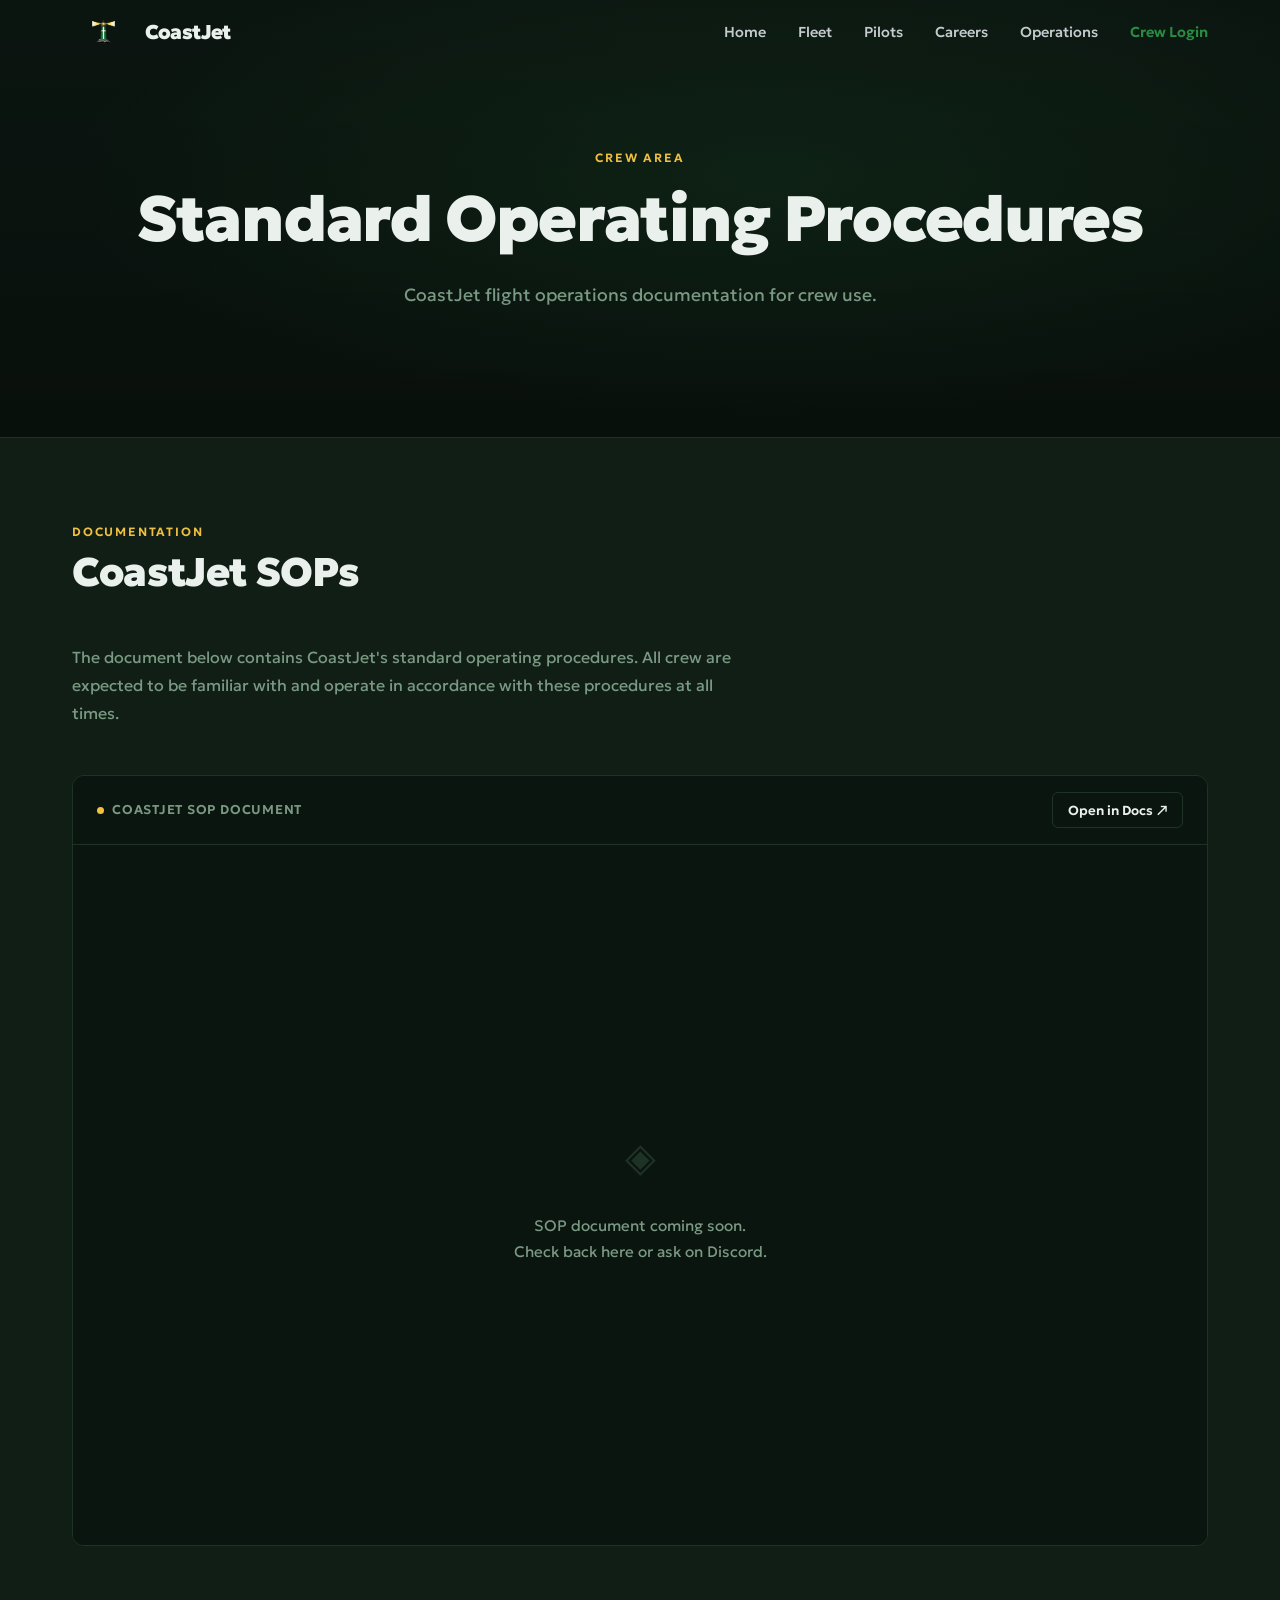
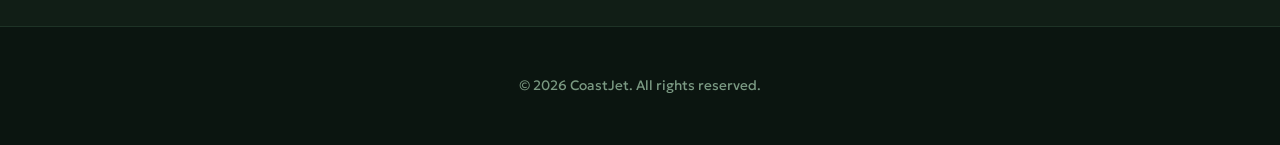
<file: sops.html>
<!DOCTYPE html>
<html lang="en">
<head>
  <meta charset="UTF-8" />
  <meta name="viewport" content="width=device-width, initial-scale=1.0" />
  <title>SOPs - CoastJet Crew</title>

  <link rel="preconnect" href="https://fonts.googleapis.com" />
  <link rel="preconnect" href="https://fonts.gstatic.com" crossorigin />

  <link rel="stylesheet" href="css/style.css" />
  <link rel="icon" href="assets/favicon.jpg" type="image/png" />
</head>
<body>

  <!-- NAV -->
  <header>
    <nav class="nav">
        <div class="container">
            <a href="index.html" class="nav__logo">
            <img src="assets/favicon.jpg" alt="CoastJet Logo" class="nav__logo-img" />
            <span class="nav__logo-text">CoastJet</span>
            </a>

            <!-- HAMBURGER -->
            <button class="nav__toggle" id="navToggle" aria-label="Toggle menu" aria-expanded="false" aria-controls="navLinks">
            <span></span>
            <span></span>
            <span></span>
            </button>

            <!-- LINKS -->
            <ul class="nav__links" id="navLinks">
              <li><a href="index.html">Home</a></li>
              <li><a href="fleet.html">Fleet</a></li>
              <li><a href="pilots.html">Pilots</a></li>
              <li><a href="careers.html">Careers</a></li>
              <li class="nav__item nav__item--has-dropdown">
                <button class="nav__dropdown-toggle" type="button" aria-expanded="false">Operations</button>
                <ul class="nav__dropdown" aria-label="Operations pages">
                  <li><a href="ops-eu.html">EU Operations</a></li>
                  <li><a href="ops-nz.html">NZ Operations</a></li>
                </ul>
              </li>
              <li><a href="crew-login.html" class="nav__crew-link">Crew Login</a></li>
            </ul>
        </div>
    </nav>
  </header>

  <!-- HERO -->
    <section class="sops-hero">
      <div class="sops-hero__overlay"></div>
      <div class="container sops-hero__content">
        <span class="hero__eyebrow">Crew Area</span>
        <h1 class="hero__title">Standard Operating Procedures</h1>
        <p class="hero__subtitle">CoastJet flight operations documentation for crew use.</p>
      </div>
    </section>

    <!-- SOP DOCUMENT SECTION -->
    <section class="sops-doc-section">
      <div class="container">

        <div class="sops-doc-header">
          <span class="section__eyebrow">Documentation</span>
          <h2 class="section__title">CoastJet SOPs</h2>
          <p class="sops-doc-intro">The document below contains CoastJet's standard operating procedures. All crew are expected to be familiar with and operate in accordance with these procedures at all times.</p>
        </div>

        <!-- ══════════════════════════════════════════════
             GOOGLE DOCS EMBED
             Replace the src below with your Google Docs
             published embed URL. In Google Docs go to:
             File → Share → Publish to web → Embed
             Then paste the src URL here.
             ══════════════════════════════════════════════ -->
        <div class="sops-doc-wrap" id="sopsDocWrap">
          <div class="sops-doc-toolbar">
            <span class="sops-doc-toolbar__label">
              <span class="sops-doc-toolbar__dot"></span>
              CoastJet SOP Document
            </span>
            <a
              href="#"
              class="sops-doc-toolbar__open btn btn--outline"
              id="sopsOpenLink"
              target="_blank"
              rel="noopener"
              title="Open in Google Docs"
            >
              Open in Docs ↗
            </a>
          </div>
          <div class="sops-doc-embed-wrap">
            <iframe
              id="sopsFrame"
              class="sops-doc-iframe"
              src=""
              allowfullscreen
              loading="lazy"
              title="CoastJet Standard Operating Procedures"
            ></iframe>
            <!-- Shown when no src is set yet -->
            <div class="sops-doc-placeholder" id="sopsPlaceholder">
              <span class="sops-doc-placeholder__icon">◈</span>
              <p class="sops-doc-placeholder__text">SOP document coming soon.<br>Check back here or ask on Discord.</p>
            </div>
          </div>
        </div>
        <!-- ══ END EMBED ══ -->

      </div>
    </section>

  </main>

  <!-- FOOTER -->
  <footer class="footer">
    <div class="container">
      <p>&copy; 2026 CoastJet. All rights reserved.</p>
    </div>
  </footer>

  <script src="js/main.js"></script>
</body>
</html>
</file>
<file: css/style.css>
/* =============================================
   GEOLOGICA FONT IMPORT
   ============================================= */
@import url('https://fonts.googleapis.com/css2?family=Geologica:slnt,wght@-10..0,100..900&display=swap');

/* =============================================
   CSS RESET & ROOT VARIABLES
   ============================================= */
*, *::before, *::after {
  box-sizing: border-box;
  margin: 0;
  padding: 0;
}

:root {
  /* Typography */
  --font-primary: 'Geologica', sans-serif;

  /* Font weights */
  --fw-light: 300;
  --fw-regular: 400;
  --fw-medium: 500;
  --fw-semibold: 600;
  --fw-bold: 700;
  --fw-black: 900;

  /* Colours - CoastJet brand palette */
  --color-bg: #0b1510;
  --color-surface: #111e16;
  --color-border: #1e3326;
  --color-accent: #2a8c42;
  --color-accent-alt: #f0c040;
  --color-text: #eaf0eb;
  --color-text-muted: #7a9982;

  /* Spacing scale */
  --space-xs: 0.25rem;
  --space-sm: 0.5rem;
  --space-md: 1rem;
  --space-lg: 1.5rem;
  --space-xl: 2rem;
  --space-2xl: 3rem;
  --space-3xl: 5rem;

  /* Layout & transitions */
  --max-width: 1200px;
  --nav-height: 64px;
  --transition: 200ms ease;
}

/* =============================================
   BASE STYLES
   ============================================= */
html {
  font-size: 16px;
  scroll-behavior: smooth;
  -webkit-font-smoothing: antialiased;
}

body {
  font-family: var(--font-primary);
  font-weight: var(--fw-regular);
  background-color: var(--color-bg);
  color: var(--color-text);
  line-height: 1.6;
  min-height: 100vh;
}

/* Typography scale */
h1, h2, h3, h4, h5, h6 {
  font-family: var(--font-primary);
  font-weight: var(--fw-bold);
  line-height: 1.15;
  letter-spacing: -0.02em;
}
h1 { font-size: clamp(2rem, 5vw, 3.5rem); }
h2 { font-size: clamp(1.5rem, 3.5vw, 2.5rem); }
h3 { font-size: clamp(1.2rem, 2.5vw, 1.75rem); }
h4 { font-size: 1.25rem; }
h5 { font-size: 1.1rem; }
h6 { font-size: 1rem; }

p {
  max-width: 65ch;
  color: var(--color-text-muted);
}

a {
  color: var(--color-accent);
  text-decoration: none;
  transition: opacity var(--transition);
}
a:hover { opacity: 0.75; }

/* Layout helpers */
.container {
  width: 100%;
  max-width: var(--max-width);
  margin-inline: auto;
  padding-inline: var(--space-xl);
}

/* Navigation styles */
.nav {
  position: fixed;
  top: 0; left: 0; right: 0; z-index: 100;
  height: var(--nav-height, 64px);
  background: transparent;
  backdrop-filter: blur(0);
  border-bottom: 1px solid transparent;
  display: flex; align-items: center;
  transition: height 400ms cubic-bezier(0.4, 0, 0.2, 1),
              background 400ms cubic-bezier(0.4, 0, 0.2, 1),
              backdrop-filter 400ms cubic-bezier(0.4, 0, 0.2, 1),
              border-color 400ms cubic-bezier(0.4, 0, 0.2, 1),
              box-shadow 400ms cubic-bezier(0.4, 0, 0.2, 1);
}
.nav.is-scrolled {
  height: var(--nav-height, 52px);
  background: color-mix(in srgb, var(--color-bg) 85%, transparent);
  backdrop-filter: blur(16px);
  border-bottom-color: var(--color-border);
  box-shadow: 0 2px 24px rgba(0,0,0,0.4);
}
.nav .container {
  display: flex; align-items: center; justify-content: space-between;
}
.nav__logo {
  display: flex; align-items: center; gap: 0.6rem; text-decoration: none;
}
.nav__logo-text {
  font-family: var(--font-primary);
  font-weight: var(--fw-black);
  font-size: 1.25rem;
  letter-spacing: -0.03em;
  color: var(--color-text);
  transition: font-size 400ms cubic-bezier(0.4, 0, 0.2, 1);
}
.nav.is-scrolled .nav__logo-text { font-size: 1rem; }
.nav__logo-img {
  height: 42px; width: auto; display: block; object-fit: contain;
  transition: height 400ms cubic-bezier(0.4, 0, 0.2, 1);
}
.nav.is-scrolled .nav__logo-img { height: 28px; }
.nav__links {
  display: flex; gap: var(--space-xl); list-style: none;
}
.nav__links a {
  font-weight: var(--fw-medium); font-size: 0.9rem; color: var(--color-text-muted);
  position: relative; transition: color var(--transition);
}
.nav__links a::after {
  content: ''; position: absolute; bottom: -2px; left: 0;
  width: 100%; height: 1px; background: var(--color-text);
  transform: scaleX(0); transform-origin: left;
  transition: transform 300ms cubic-bezier(0.4, 0, 0.2, 1);
}
.nav__links a:hover::after,
.nav__links a.active::after {
  transform: scaleX(1);
}
.nav:not(.is-scrolled) .nav__links a {
  color: rgba(232, 234, 240, 0.85);
}
.nav__links a:hover,
.nav__links a.active {
  color: var(--color-text);
  opacity: 1;
}

/* Hero section */
.hero {
  position: relative; display: grid; place-items: center; text-align: center;
  min-height: 100vh;
  background-size: cover; background-position: center; background-repeat: no-repeat;
}
.hero__overlay {
  position: absolute; inset: 0;
  background: linear-gradient(to bottom, rgba(0,0,0,0.15) 0%, rgba(0,0,0,0.45) 35%, rgba(0,0,0,0.75) 65%, rgba(0,0,0,0.88) 100%);
  z-index: 0;
}
.hero__content {
  position: relative; z-index: 1; padding-block: var(--space-3xl);
}
.hero__eyebrow {
  display: inline-block; font-size: 0.75rem; font-weight: var(--fw-semibold);
  letter-spacing: 0.15em; text-transform: uppercase; color: var(--color-accent-alt);
  margin-bottom: var(--space-md);
}
.hero__title {
  font-weight: var(--fw-black);
  font-size: clamp(1.8rem, 5vw, 4rem);
  white-space: nowrap; overflow: visible; margin-bottom: var(--space-lg);
}
@media(max-width: 480px){
  .hero__title {
    white-space: normal; font-size: clamp(1.6rem, 7vw, 2.2rem);
  }
}
.hero__subtitle {
  font-size: clamp(0.95rem, 2vw, 1.1rem);
  max-width: 52ch; margin-inline: auto; margin-bottom: var(--space-2xl);
}
.hero__cta {
  display: flex; gap: 1rem; justify-content: center; flex-wrap: wrap;
}

/* Buttons */
.btn {
  display: inline-flex; align-items: center; gap: var(--space-sm);
  padding: 0.65rem 1.4rem; border-radius: 6px; font-family: var(--font-primary);
  font-weight: var(--fw-semibold); font-size: 0.9rem; cursor: pointer; border: none;
  transition: all var(--transition);
}
.btn--primary {
  background: var(--color-accent); color: #fff; position: relative; overflow: hidden;
  transition: transform 250ms ease, box-shadow 250ms ease;
}
.btn--primary::before {
  content: ''; position: absolute; top: 0; left: -75%; width: 50%; height: 100%;
  background: linear-gradient(120deg, transparent 0%, rgba(255,255,255,0.28) 50%, transparent 100%);
  transform: skewX(-15deg); transition: left 500ms ease;
}
.btn--primary:hover::before { left: 140%; }
.btn--primary:hover {
  transform: translateY(-2px); box-shadow: 0 8px 24px rgba(42, 140, 66, 0.45); color: #fff; opacity: 1;
}
.btn--primary:active { transform: translateY(0); box-shadow: none; }
.nav .btn--primary::before { display: none; }
.nav .btn--primary:hover {
  transform: none; box-shadow: none; opacity: 0.85;
}
.btn--outline {
  background: transparent; color: var(--color-text);
  border: 1px solid var(--color-border); position: relative; overflow: hidden;
  transition: color 300ms ease, border-color 300ms ease, transform 250ms ease;
}
.btn--outline::before {
  content: ''; position: absolute; inset: 0; background: var(--color-accent);
  transform: scaleX(0); transform-origin: left; transition: transform 300ms cubic-bezier(0.4, 0, 0.2, 1); z-index: -1;
}
.btn--outline:hover::before { transform: scaleX(1); }
.btn--outline:hover {
  color: #fff; border-color: var(--color-accent); opacity: 1; transform: translateY(-2px);
}
.btn--outline:active { transform: translateY(0); }

/* Nav inner pages */
.nav--solid {
  height: var(--nav-height, 52px);
  background: color-mix(in srgb, var(--color-bg) 85%, transparent);
  backdrop-filter: blur(16px);
  border-bottom-color: var(--color-border);
  box-shadow: 0 2px 24px rgba(0,0,0,0.4);
}
.nav--solid .nav__logo-img { height: 28px; }
.nav--solid .nav__logo-text { font-size: 1rem; }

.roles__search-wrap {
  margin-bottom: var(--space-2xl);
}
.roles__search {
  width: 100%; max-width: 480px; padding: 0.75rem 1.2rem; background: var(--color-surface);
  border: 1px solid var(--color-border); border-radius: 8px; font-family: var(--font-primary);
  font-size: 0.95rem; color: var(--color-text); outline: none; transition: border-color 300ms ease, box-shadow 300ms ease;
}
.roles__search::placeholder { color: var(--color-text-muted); }
.roles__search:focus {
  border-color: var(--color-accent);
  box-shadow: 0 0 0 3px color-mix(in srgb, var(--color-accent) 20%, transparent);
}
.roles__empty {
  color: var(--color-text-muted); font-size: 0.95rem; padding-block: var(--space-xl);
}
.roles__empty a { color: var(--color-accent); }

/* Careers Page - section labels & titles */
.section__eyebrow {
  display: inline-block; font-size: 0.75rem; font-weight: var(--fw-semibold);
  letter-spacing: 0.15em; text-transform: uppercase; color: var(--color-accent-alt); margin-bottom: var(--space-sm);
}
.section__title {
  font-size: clamp(1.6rem, 3.5vw, 2.5rem); font-weight: var(--fw-black); margin-bottom: var(--space-2xl); color: var(--color-text);
}

/* Careers intro banner */
.careers-intro {
  padding-block: var(--space-3xl); background: var(--color-surface); border-bottom: 1px solid var(--color-border);
}
.careers-intro__box {
  max-width: 720px; margin-inline: auto; text-align: center;
}
.careers-intro__list {
  list-style: none; display: flex; flex-direction: column; gap: var(--space-sm); margin-bottom: var(--space-xl);
}
.careers-intro__list li {
  color: var(--color-text-muted); font-size: 1rem; padding: var(--space-sm) 0; border-bottom: 1px solid var(--color-border);
}
.careers-intro__list li::before {
  content: '✓'; color: var(--color-accent); font-weight: var(--fw-bold); margin-right: var(--space-sm);
}

/* Role cards & grid */
.roles {
  padding-block: var(--space-3xl);
}
.roles__grid {
  display: grid; grid-template-columns: repeat(auto-fill, minmax(300px, 1fr)); gap: var(--space-xl);
}
.role-card {
  background: var(--color-surface); border: 1px solid var(--color-border); border-radius: 10px; padding: var(--space-xl);
  display: flex; flex-direction: column; gap: var(--space-md); transition: border-color 300ms ease, transform 300ms ease;
}
.role-card:hover { border-color: var(--color-accent); transform: translateY(-3px); }
.role-card--closed { opacity: 0.6; }
.role-card--closed:hover { border-color: var(--color-border); transform: none; }
.role-card__header { display: flex; flex-direction: column; gap: var(--space-sm); }
.role-card__badge {
  display: inline-block; font-size: 0.7rem; font-weight: var(--fw-bold); letter-spacing: 0.1em;
  text-transform: uppercase; padding: 0.2rem 0.6rem; border-radius: 4px; width: fit-content;
}
.role-card__badge--open {
  background: color-mix(in srgb, var(--color-accent) 20%, transparent);
  color: var(--color-accent);
  border: 1px solid, color-mix(in srgb, var(--color-accent) 40%, transparent);
}
.role-card__badge--closed {
  background: color-mix(in srgb, var(--color-text-muted) 15%, transparent);
  color: var(--color-text-muted);
  border: 1px solid, color-mix(in srgb, var(--color-text-muted) 30%, transparent);
}
.role-card__title {
  font-size: 1.4rem; font-weight: var(--fw-bold); color: var(--color-text);
}
.role-card__meta {
  display: flex; flex-direction: column; gap: 0.3rem; padding: var(--space-md);
  background: color-mix(in srgb, var(--color-border) 50%, transparent);
  border-radius: 6px; font-size: 0.85rem; color: var(--color-text-muted);
}
.role-card__meta strong { color: var(--color-text); }
.role-card__desc {
  font-size: 0.95rem; line-height: 1.7; color: var(--color-text-muted);
  flex: 1; max-width: none;
}
.role-card .btn { margin-top: auto; align-self: flex-start; }
.role-card .btn[disabled] {
  opacity: 0.4; cursor: not-allowed; pointer-events: none;
}

/* Why Fly With CoastJet */
.why-fly {
  padding-block: var(--space-3xl); background: var(--color-bg);
}
.why-fly__grid {
  display: grid; grid-template-columns: repeat(auto-fill, minmax(260px, 1fr)); gap: var(--space-xl);
}
.why-card {
  background: var(--color-surface); border: 1px solid var(--color-border); border-radius: 10px; padding: var(--space-xl);
  display: flex; flex-direction: column; gap: var(--space-md); transition: border-color 300ms ease, transform 300ms ease;
}
.why-card:hover { border-color: var(--color-accent); transform: translateY(-3px); }
.why-card__icon {
  font-size: 1.5rem; color: var(--color-accent-alt); line-height: 1;
}
.why-card__title {
  font-size: 1.1rem; font-weight: var(--fw-bold); color: var(--color-text);
}
.why-card__desc {
  font-size: 0.9rem; line-height: 1.7; color: var(--color-text-muted);
}

/* Career Path Section */
.career-path {
  padding-block: var(--space-3xl);
  background: var(--color-surface);
  border-top: 1px solid var(--color-border);
  border-bottom: 1px solid var(--color-border);
}
.career-path__intro {
  font-size: 1rem; color: var(--color-text-muted); max-width: 60ch; margin-bottom: var(--space-3xl);
}
.path__track {
  display: flex; flex-direction: column; gap: 0; max-width: 680px;
}
.path__step {
  display: flex; gap: var(--space-xl); align-items: flex-start;
}
.path__step-marker {
  flex-shrink: 0; width: 52px; height: 52px; border-radius: 50%;
  background: color-mix(in srgb, var(--color-accent) 15%, transparent);
  border: 1px solid var(--color-accent);
  display: flex; align-items: center; justify-content: center;
  font-size: 0.75rem; font-weight: var(--fw-black); letter-spacing: 0.05em; color: var(--color-accent);
  margin-top: 0.25rem;
}
.path__step-content {
  padding-bottom: var(--space-2xl);
}
.path__step-title {
  font-size: 1.3rem; font-weight: var(--fw-bold); color: var(--color-text); margin-bottom: var(--space-sm);
}
.path__step-desc {
  font-size: 0.95rem; line-height: 1.7; color: var(--color-text-muted); max-width: 52ch; margin-bottom: var(--space-md);
}
.path__step-tag {
  display: inline-block; font-size: 0.7rem; font-weight: var(--fw-bold); letter-spacing: 0.1em;
  text-transform: uppercase; padding: 0.2rem 0.65rem;
  border-radius: 4px;
  background: color-mix(in srgb, var(--color-accent-alt) 15%, transparent);
  color: var(--color-accent-alt);
  border: 1px solid color-mix(in srgb, var(--color-accent-alt) 35%, transparent);
}
.path__connector {
  width: 1px; height: 2rem; background: var(--color-border);
  margin-left: 25px; margin-block: -0.5rem;
}
/* Grow With Us CTA */
.grow-cta {
  padding-block: var(--space-3xl);
  background: var(--color-bg);
}
.grow-cta__inner {
  display: flex; flex-direction: column; gap: var(--space-2xl); align-items: flex-start;
  max-width: 720px; margin-inline: auto; padding: var(--space-3xl);
  background: var(--color-surface);
  border: 1px solid var(--color-border);
  border-radius: 14px; position: relative; overflow: hidden;
}
.grow-cta__inner::before {
  content: ''; position: absolute; top: -60px; right: -60px; width: 200px; height: 200px;
  background: radial-gradient(circle, color-mix(in srgb, var(--color-accent) 20%, transparent), transparent 70%);
  pointer-events: none;
}
.grow-cta__title {
  font-size: clamp(1.8rem, 4vw, 2.6rem);
  font-weight: var(--fw-black); color: var(--color-text); margin-bottom: var(--space-md);
}
.grow-cta__desc {
  font-size: 1rem; line-height: 1.75; color: var(--color-text-muted); max-width: 56ch;
}
.grow-cta__actions {
  display: flex; gap: var(--space-md); flex-wrap: wrap;
}
@media(max-width: 600px){
  .grow-cta__inner {
    padding: var(--space-xl);
  }
  .path__step { gap: var(--space-md); }
}

/* Fleet Page */
.fleet-family {
  padding-block: var(--space-3xl);
  background: var(--color-bg);
  border-bottom: 1px solid var(--color-border);
}
.fleet-family--alt { background: var(--color-surface); }
.fleet-family--future { background: var(--color-bg); }

.fleet-family__header {
  display: flex; align-items: flex-start; justify-content: space-between; gap: var(--space-xl); margin-bottom: var(--space-3xl);
}
.fleet-family__title {
  font-size: clamp(1.6rem, 3.5vw, 2.4rem);
  font-weight: var(--fw-black);
  color: var(--color-text);
  margin-bottom: var(--space-sm);
  letter-spacing: -0.02em;
}
.fleet-family__intro {
  font-size: 0.95rem; color: var(--color-text-muted); max-width: 52ch;
}
.fleet-family__status {
  flex-shrink: 0; font-size: 0.7rem; font-weight: var(--fw-bold); letter-spacing: 0.1em; text-transform: uppercase;
  padding: 0.3rem 0.8rem; border-radius: 4px; margin-top: 0.25rem;
}
.fleet-family__status--active {
  background: color-mix(in srgb, var(--color-accent) 20%, transparent);
  color: var(--color-accent);
  border: 1px solid color-mix(in srgb, var(--color-accent) 40%, transparent);
}
.fleet-family__status--planned {
  background: color-mix(in srgb, var(--color-accent-alt) 15%, transparent);
  color: var(--color-accent-alt);
  border: 1px solid color-mix(in srgb, var(--color-accent-alt) 35%, transparent);
}

.fleet-aircraft {
  display: grid; grid-template-columns: 200px 1fr auto; gap: var(--space-xl) var(--space-2xl); align-items: start; padding-block: var(--space-2xl);
}
@media(max-width: 800px){
  .fleet-aircraft { grid-template-columns: 1fr; gap: var(--space-md); }
}
.fleet-aircraft__divider { height: 1px; background: var(--color-border); }
.fleet-aircraft__identity {
  display: flex; flex-direction: column; gap: var(--space-sm); padding-top: 0.15rem;
}
.fleet-aircraft__name {
  font-size: 1.5rem; font-weight: var(--fw-black); color: var(--color-text);
  letter-spacing: -0.02em; line-height: 1.1;
}
.fleet-aircraft__role {
  font-size: 0.72rem; font-weight: var(--fw-semibold); letter-spacing: 0.1em; text-transform: uppercase; color: var(--color-text-muted);
}
.fleet-aircraft__desc {
  font-size: 0.95rem; line-height: 1.75; color: var(--color-text-muted); max-width: 56ch;
}
.fleet-aircraft__specs {
  display: flex; flex-direction: column; gap: var(--space-md); min-width: 140px;
}
.fleet-aircraft__spec {
  display: flex; flex-direction: column; gap: 2px; padding-left: var(--space-md); border-left: 2px solid var(--color-border);
}
.fleet-aircraft__spec span {
  font-size: 1rem; font-weight: var(--fw-bold); color: var(--color-text); line-height: 1.2;
}
.fleet-aircraft__spec small {
  font-size: 0.68rem; font-weight: var(--fw-medium); letter-spacing: 0.08em; text-transform: uppercase; color: var(--color-text-muted);
}

/* About Section */
.about {
  padding-block: var(--space-3xl);
  background: var(--color-surface);
  border-top: 1px solid var(--color-border);
  border-bottom: 1px solid var(--color-border);
}
.about__inner {
  display: grid; grid-template-columns: 1fr 1fr; gap: var(--space-3xl); align-items: center;
}
@media(max-width: 768px){
  .about__inner { grid-template-columns: 1fr; }
}
.about__title {
  font-size: clamp(1.8rem, 4vw, 2.6rem);
  font-weight: var(--fw-black);
  color: var(--color-text);
  margin-bottom: var(--space-lg);
}
.about__lead, .about__body {
  font-size: 1.05rem; line-height: 1.75; color: var(--color-text-muted); max-width: 56ch; margin-bottom: var(--space-lg);
}
.about__body { margin-bottom: var(--space-xl); }
.about__links {
  display: flex; gap: var(--space-md); flex-wrap: wrap;
}

/* Stats Panel */
.about__stats {
  display: grid; grid-template-columns: 1fr 1fr; gap: var(--space-md);
}
.about__stat {
  background: var(--color-bg); border: 1px solid var(--color-border); border-radius: 10px; padding: var(--space-xl);
  display: flex; flex-direction: column; gap: var(--space-sm); transition: border-color 300ms ease;
}
.about__stat:hover { border-color: var(--color-accent); }
.about__stat-value {
  font-size: 1.6rem; font-weight: var(--fw-black); letter-spacing: -0.03em; color: var(--color-accent); line-height: 1;
}
.about__stat-label {
  font-size: 0.78rem; font-weight: var(--fw-medium); color: var(--color-text-muted); letter-spacing: 0.03em;
}

/* Values Strip */
.values {
  padding-block: var(--space-3xl); background: var(--color-bg);
}
.values__grid {
  display: grid; grid-template-columns: repeat(3, 1fr); gap: var(--space-xl);
}
@media(max-width: 680px){
  .values__grid { grid-template-columns: 1fr; }
}
.value-item {
  display: flex; flex-direction: column; gap: var(--space-md);
  padding: var(--space-xl); border-left: 2px solid var(--color-border);
  transition: border-color 300ms ease;
}
.value-item:hover { border-left-color: var(--color-accent); }
.value-item__icon {
  font-size: 1.3rem; color: var(--color-accent-alt); line-height: 1;
}
.value-item__title {
  font-size: 1.05rem; font-weight: var(--fw-bold); color: var(--color-text);
}
.value-item__desc {
  font-size: 0.9rem; line-height: 1.7; color: var(--color-text-muted);
}

/* Pilots Page map & form */
.live-map-section { padding-block: var(--space-3xl); background: var(--color-bg); border-bottom: 1px solid var(--color-border); }
.live-map__desc { font-size: 1rem; color: var(--color-text-muted); max-width: 56ch; margin-bottom: var(--space-2xl); }
.api-key-form {
  max-width: 600px; margin-bottom: var(--space-2xl);
}
.api-key-form__label {
  display: block; font-size: 0.8rem; font-weight: var(--fw-semibold); letter-spacing: 0.08em; text-transform: uppercase; color: var(--color-text-muted); margin-bottom: var(--space-sm);
}
.api-key-form__row {
  display: flex; gap: var(--space-sm);
}
.api-key-form__input {
  flex: 1; padding: 0.75rem 1.1rem; background: var(--color-surface); border: 1px solid var(--color-border); border-radius: 8px; font-family: var(--font-primary); font-size: 0.9rem; color: var(--color-text); outline: none; transition: border-color 300ms ease, box-shadow 300ms ease;
}
.api-key-form__input::placeholder { color: var(--color-text-muted); }
.api-key-form__input:focus {
  border-color: var(--color-accent);
  box-shadow: 0 0 0 3px color-mix(in srgb, var(--color-accent) 20%, transparent);
}
.live-map__wrap {
  border: 1px solid var(--color-border); border-radius: 10px; overflow: hidden;
}
.live-map__toolbar {
  display: flex; align-items: center; justify-content: space-between; padding: var(--space-md) var(--space-lg); background: var(--color-surface); border-bottom: 1px solid var(--color-border);
}
.live-map__toolbar-label {
  font-size: 0.8rem; font-weight: var(--fw-semibold); letter-spacing: 0.06em; text-transform: uppercase; color: var(--color-text-muted); display: flex; align-items: center; gap: var(--space-sm);
}
.live-map__toolbar-label::before {
  content: ''; display: inline-block; width: 7px; height: 7px; border-radius: 50%; background: var(--color-accent); box-shadow: 0 0 6px var(--color-accent); animation: pulse-dot 2s ease-in-out infinite;
}
@keyframes pulse-dot {
  0%, 100% { opacity: 1; }
  50% { opacity: 0.4; }
}
.live-map__toolbar-controls {
  display: flex; gap: 2px; background: var(--color-bg); border: 1px solid var(--color-border); border-radius: 6px; padding: 2px;
}
.map-toggle-btn {
  padding: 0.3rem 0.75rem; border-radius: 4px; font-family: var(--font-primary); font-size: 0.78rem; font-weight: var(--fw-semibold); cursor: pointer; border: none; background: transparent; color: var(--color-text-muted); transition: all 200ms ease;
}
.map-toggle-btn.active {
  background: var(--color-accent); color: #fff;
}
.live-map__iframe {
  display: block; width: 100%; height: 560px; border: none; background: var(--color-bg);
}
.roster-section { padding-block: var(--space-3xl); background: var(--color-surface); }
.roster-intro { font-size: 1rem; color: var(--color-text-muted); max-width: 58ch; margin-bottom: var(--space-2xl); }
.roster-coming-soon {
  display: flex; align-items: flex-start; gap: var(--space-md); padding: var(--space-xl);
  background: var(--color-bg); border: 1px solid var(--color-border); border-radius: 10px; max-width: 480px;
}
.roster-coming-soon__icon {
  color: var(--color-accent-alt); font-size: 1.1rem; flex-shrink: 0; margin-top: 0.1rem;
}
.roster-coming-soon p {
  font-size: 0.95rem; color: var(--color-text-muted);
}
.roster-coming-soon a { color: var(--color-accent); }

/* =============================================
   CREW BUTTON (nav)
   ============================================= */

/* The three-line crew trigger — sits right of nav links on desktop,
   right of the main hamburger on mobile */
.nav__crew-btn {
  display: flex;
  flex-direction: column;
  gap: 4px;
  background: none;
  border: 1px solid var(--color-border);
  border-radius: 6px;
  padding: 7px 9px;
  cursor: pointer;
  z-index: 200;
  margin-left: var(--space-lg);
  transition: border-color 250ms ease, background 250ms ease;
}
.nav__crew-btn span {
  display: block;
  width: 16px;
  height: 1.5px;
  background: var(--color-text-muted);
  border-radius: 2px;
  transition: background 250ms ease, transform 250ms ease, width 250ms ease;
}
/* Middle line shorter — gives it a distinct look vs main hamburger */
.nav__crew-btn span:nth-child(2) { width: 10px; }
.nav__crew-btn:hover {
  border-color: var(--color-accent);
  background: color-mix(in srgb, var(--color-accent) 10%, transparent);
}
.nav__crew-btn:hover span { background: var(--color-accent); }
.nav__crew-btn.active span:nth-child(1) { transform: translateY(5.5px) rotate(45deg); width: 16px; }
.nav__crew-btn.active span:nth-child(2) { opacity: 0; }
.nav__crew-btn.active span:nth-child(3) { transform: translateY(-5.5px) rotate(-45deg); width: 16px; }

/* =============================================
   CREW PANEL OVERLAY
   ============================================= */
.crew-panel {
  position: fixed;
  inset: 0;
  z-index: 300;
  display: none; /* JS switches to flex before adding .open */
  align-items: flex-start;
  justify-content: flex-end;
  pointer-events: none;
  opacity: 0;
  transition: opacity 350ms cubic-bezier(0.4, 0, 0.2, 1);
}
.crew-panel.is-visible {
  display: flex;
}
/* Semi-transparent backdrop */
.crew-panel::before {
  content: '';
  position: absolute;
  inset: 0;
  background: rgba(0, 0, 0, 0.55);
  backdrop-filter: blur(3px);
  opacity: 0;
  transition: opacity 350ms ease;
}
.crew-panel.open {
  pointer-events: all;
  opacity: 1;
}
.crew-panel.open::before { opacity: 1; }

/* Slide-in panel from right */
.crew-panel__inner {
  position: relative;
  z-index: 1;
  width: min(380px, 90vw);
  height: 100%;
  background: var(--color-surface);
  border-left: 1px solid var(--color-border);
  display: flex;
  flex-direction: column;
  padding: var(--space-2xl) var(--space-xl);
  transform: translateX(100%);
  transition: transform 380ms cubic-bezier(0.4, 0, 0.2, 1);
  overflow-y: auto;
}
.crew-panel.open .crew-panel__inner {
  transform: translateX(0);
}

/* Panel header */
.crew-panel__header {
  display: flex;
  align-items: center;
  justify-content: space-between;
  margin-bottom: var(--space-3xl);
  padding-top: var(--space-xl); /* clear nav */
}
.crew-panel__label {
  font-size: 0.7rem;
  font-weight: var(--fw-bold);
  letter-spacing: 0.18em;
  text-transform: uppercase;
  color: var(--color-accent-alt);
}
.crew-panel__close {
  background: none;
  border: 1px solid var(--color-border);
  border-radius: 6px;
  color: var(--color-text-muted);
  width: 36px;
  height: 36px;
  display: flex;
  align-items: center;
  justify-content: center;
  cursor: pointer;
  transition: border-color 200ms ease, color 200ms ease, background 200ms ease;
}
.crew-panel__close:hover {
  border-color: var(--color-text);
  color: var(--color-text);
  background: color-mix(in srgb, var(--color-border) 40%, transparent);
}

/* Panel nav links */
.crew-panel__nav {
  display: flex;
  flex-direction: column;
  gap: var(--space-sm);
  flex: 1;
}
.crew-panel__link {
  display: flex;
  align-items: center;
  gap: var(--space-md);
  padding: var(--space-lg) var(--space-md);
  border: 1px solid var(--color-border);
  border-radius: 10px;
  text-decoration: none;
  color: var(--color-text);
  background: var(--color-bg);
  transition: border-color 250ms ease, background 250ms ease, transform 250ms ease;
}
.crew-panel__link:hover {
  border-color: var(--color-accent);
  background: color-mix(in srgb, var(--color-accent) 8%, transparent);
  transform: translateX(4px);
  opacity: 1;
}
.crew-panel__link--active {
  border-color: var(--color-accent);
  background: color-mix(in srgb, var(--color-accent) 12%, transparent);
}
.crew-panel__link-icon {
  font-size: 1rem;
  color: var(--color-accent-alt);
  flex-shrink: 0;
}
.crew-panel__link-text {
  flex: 1;
  font-size: 0.95rem;
  font-weight: var(--fw-semibold);
  line-height: 1.3;
}
.crew-panel__link-arrow {
  color: var(--color-text-muted);
  font-size: 1rem;
  flex-shrink: 0;
  transition: transform 250ms ease, color 250ms ease;
}
.crew-panel__link:hover .crew-panel__link-arrow {
  transform: translateX(3px);
  color: var(--color-accent);
}

/* Panel footer note */
.crew-panel__note {
  font-size: 0.78rem;
  color: var(--color-text-muted);
  border-top: 1px solid var(--color-border);
  padding-top: var(--space-lg);
  margin-top: var(--space-xl);
  max-width: none;
}

/* =============================================
   SOP PAGE STYLES
   ============================================= */
.sops-hero {
  position: relative;
  display: grid;
  place-items: center;
  text-align: center;
  min-height: 42vh;
  background: var(--color-bg);
  border-bottom: 1px solid var(--color-border);
  padding-top: var(--nav-height);
}
.sops-hero::after {
  content: '';
  position: absolute;
  inset: 0;
  background: radial-gradient(ellipse at 60% 40%,
    color-mix(in srgb, var(--color-accent) 12%, transparent) 0%,
    transparent 65%);
  pointer-events: none;
}
.sops-hero__overlay {
  position: absolute;
  inset: 0;
  background: linear-gradient(to bottom, transparent 0%, rgba(0,0,0,0.25) 100%);
}
.sops-hero__content {
  position: relative;
  z-index: 1;
  padding-block: var(--space-3xl);
}

.sops-doc-section {
  padding-block: var(--space-3xl);
  background: var(--color-surface);
}
.sops-doc-header {
  margin-bottom: var(--space-2xl);
}
.sops-doc-intro {
  font-size: 1rem;
  color: var(--color-text-muted);
  max-width: 62ch;
  line-height: 1.75;
}

/* Document frame wrapper */
.sops-doc-wrap {
  border: 1px solid var(--color-border);
  border-radius: 12px;
  overflow: hidden;
}
.sops-doc-toolbar {
  display: flex;
  align-items: center;
  justify-content: space-between;
  padding: var(--space-md) var(--space-lg);
  background: var(--color-bg);
  border-bottom: 1px solid var(--color-border);
}
.sops-doc-toolbar__label {
  font-size: 0.8rem;
  font-weight: var(--fw-semibold);
  letter-spacing: 0.06em;
  text-transform: uppercase;
  color: var(--color-text-muted);
  display: flex;
  align-items: center;
  gap: var(--space-sm);
}
.sops-doc-toolbar__dot {
  display: inline-block;
  width: 7px;
  height: 7px;
  border-radius: 50%;
  background: var(--color-accent-alt);
}
.sops-doc-toolbar__open {
  font-size: 0.82rem;
  padding: 0.4rem 0.9rem;
}

/* Embed area */
.sops-doc-embed-wrap {
  position: relative;
  width: 100%;
  min-height: 700px;
  background: var(--color-bg);
}
.sops-doc-iframe {
  display: block;
  width: 100%;
  height: 700px;
  border: none;
  background: transparent;
}

/* Placeholder shown until src is set */
.sops-doc-placeholder {
  position: absolute;
  inset: 0;
  display: flex;
  flex-direction: column;
  align-items: center;
  justify-content: center;
  gap: var(--space-lg);
  background: var(--color-bg);
}
.sops-doc-placeholder.hidden { display: none; }
.sops-doc-placeholder__icon {
  font-size: 2.5rem;
  color: var(--color-border);
}
.sops-doc-placeholder__text {
  text-align: center;
  font-size: 0.95rem;
  color: var(--color-text-muted);
  max-width: 28ch;
  line-height: 1.7;
}

/* =============================================
   NEWS CAROUSEL
   ============================================= */
.news {
  padding-block: var(--space-3xl);
  background: var(--color-bg);
  border-bottom: 1px solid var(--color-border);
  overflow: hidden; /* prevent horizontal bleed */
}

.news__outer {
  width: 100%;
}

.news__header-wrap {
  margin-bottom: var(--space-2xl);
}

.news__title {
  margin-bottom: 0; /* section already has spacing */
}

/* Carousel wrapper: arrows sit flush on the edges */
.news__carousel-wrap {
  display: flex;
  align-items: center;
  gap: 0;
  position: relative;
  padding-inline: var(--space-3xl); /* space for arrows */
  max-width: calc(var(--max-width) + 6rem);
  margin-inline: auto;
}

/* Track outer — clips the sliding track */
.news__track-outer {
  flex: 1;
  overflow: hidden;
}

/* The sliding track */
.news__track {
  display: flex;
  gap: var(--space-xl);
  transition: transform 420ms cubic-bezier(0.4, 0, 0.2, 1);
  will-change: transform;
}

/* ── News Card ── */
.news-card {
  /* Width: show exactly 3 cards, accounting for gaps */
  flex: 0 0 calc((100% - 2 * var(--space-xl)) / 3);
  min-width: 0;
  background: var(--color-surface);
  border: 1px solid var(--color-border);
  border-radius: 12px;
  overflow: hidden;
  display: flex;
  flex-direction: column;
  transition: border-color 300ms ease, transform 300ms ease;
}
.news-card:hover {
  border-color: var(--color-accent);
  transform: translateY(-4px);
}

/* Image */
.news-card__img-wrap {
  width: 100%;
  aspect-ratio: 16 / 9;
  overflow: hidden;
  flex-shrink: 0;
}
.news-card__img {
  width: 100%;
  height: 100%;
  object-fit: cover;
  display: block;
  transition: transform 500ms ease;
}
.news-card:hover .news-card__img {
  transform: scale(1.04);
}

/* Body */
.news-card__body {
  padding: var(--space-lg) var(--space-xl);
  display: flex;
  flex-direction: column;
  gap: var(--space-sm);
  flex: 1;
}

.news-card__meta {
  display: flex;
  align-items: center;
  gap: var(--space-md);
}

.news-card__category {
  font-size: 0.68rem;
  font-weight: var(--fw-bold);
  letter-spacing: 0.12em;
  text-transform: uppercase;
  color: var(--color-accent);
  background: color-mix(in srgb, var(--color-accent) 15%, transparent);
  padding: 0.15rem 0.55rem;
  border-radius: 4px;
}

.news-card__date {
  font-size: 0.78rem;
  font-weight: var(--fw-medium);
  color: var(--color-text-muted);
  letter-spacing: 0.02em;
}

.news-card__title {
  font-size: 1.05rem;
  font-weight: var(--fw-bold);
  color: var(--color-text);
  line-height: 1.3;
  letter-spacing: -0.01em;
  margin-top: var(--space-xs);
}

.news-card__desc {
  font-size: 0.88rem;
  line-height: 1.7;
  color: var(--color-text-muted);
  max-width: none;
  margin: 0;
}

/* ── Arrow Buttons ── */
.news__arrow {
  flex-shrink: 0;
  width: 42px;
  height: 42px;
  border-radius: 50%;
  border: 1px solid var(--color-border);
  background: var(--color-surface);
  color: var(--color-text);
  display: flex;
  align-items: center;
  justify-content: center;
  cursor: pointer;
  transition: background 250ms ease, border-color 250ms ease, color 250ms ease, transform 200ms ease;
  z-index: 2;
}
.news__arrow:hover:not(:disabled) {
  background: var(--color-accent);
  border-color: var(--color-accent);
  color: #fff;
  transform: scale(1.08);
}
.news__arrow:disabled {
  opacity: 0.25;
  cursor: not-allowed;
}

.news__arrow--prev { margin-right: var(--space-lg); }
.news__arrow--next { margin-left: var(--space-lg); }

/* ── Dots ── */
.news__dots {
  display: flex;
  justify-content: center;
  gap: var(--space-sm);
  margin-top: var(--space-xl);
}
.news__dot {
  width: 6px;
  height: 6px;
  border-radius: 50%;
  background: var(--color-border);
  border: none;
  padding: 0;
  cursor: pointer;
  transition: background 250ms ease, transform 250ms ease;
}
.news__dot.active {
  background: var(--color-accent);
  transform: scale(1.4);
}

/* ── Responsive ── */
@media (max-width: 900px) {
  .news-card {
    /* Show 2 cards */
    flex: 0 0 calc((100% - var(--space-xl)) / 2);
  }
}

@media (max-width: 560px) {
  .news__carousel-wrap {
    padding-inline: var(--space-xl);
  }
  .news-card {
    /* Show 1 card */
    flex: 0 0 100%;
  }
  .news__arrow--prev { margin-right: var(--space-sm); }
  .news__arrow--next { margin-left: var(--space-sm); }
}

/* Footer */
.footer {
  padding-block: var(--space-2xl); border-top: 1px solid var(--color-border); text-align: center;
}
.footer p {
  font-size: 0.85rem; color: var(--color-text-muted); margin-inline: auto;
}

/* =============================================
   MOBILE NAV
   ============================================= */

.nav__toggle {
  display: none;
  flex-direction: column;
  gap: 5px;
  background: none;
  border: none;
  cursor: pointer;
  z-index: 200;
}

.nav__toggle span {
  width: 22px;
  height: 2px;
  background: var(--color-text);
  transition: all 300ms ease;
}

/* Animate into X */
.nav__toggle.active span:nth-child(1) {
  transform: translateY(7px) rotate(45deg);
}
.nav__toggle.active span:nth-child(2) {
  opacity: 0;
}
.nav__toggle.active span:nth-child(3) {
  transform: translateY(-7px) rotate(-45deg);
}

/* Mobile Site */
@media (max-width: 768px) {

  .nav__toggle {
    display: flex;
  }

  .nav__links {
    position: fixed; /* 🔥 key change */
    top: var(--nav-height);
    left: 0;
    right: 0;

    height: calc(100vh - var(--nav-height)); /* full screen */
    overflow-y: auto; /* 🔥 enables scrolling */

    flex-direction: column;
    background: var(--color-bg);

    border-top: 1px solid var(--color-border);

    transform: translateY(-100%);
    transition: transform 300ms ease;

    -webkit-overflow-scrolling: touch; /* 🔥 smooth iOS scrolling */
  }

  .nav__links.open {
    transform: translateY(0);
  }

  .nav__links li {
    padding: var(--space-lg) var(--space-xl);
  }

  .nav__links a {
    display: block;
    font-size: 1.1rem;
  }
}

/* =============================================
   MOBILE NAV FIX (OVERRIDES)
   ============================================= */

@media (max-width: 768px) {

  /* Force menu to sit under nav, not over it */
  .nav__links {
    top: 0 !important;
    height: 100vh !important;
    padding-top: var(--nav-height) !important;

    overflow-y: auto !important;
    -webkit-overflow-scrolling: touch;

    z-index: 90 !important; /* below nav */
  }

}

/* =============================================
   NAV LINK SMOOTH UNDERLINE (FIXED)
   ============================================= */

.nav__links a {
  position: relative;
  text-decoration: none;
}

.nav__links a::after {
  content: '';
  position: absolute;
  left: 0;
  bottom: -4px;

  width: 100%;
  height: 2px;
  background: var(--color-text);

  transform: scaleX(0);
  transform-origin: left;

  transition: transform 300ms cubic-bezier(0.4, 0, 0.2, 1);
}

/* Hover in */
.nav__links a:hover::after,
.nav__links a.active::after {
  transform: scaleX(1);
}

/* Smooth reverse (key part) */
.nav__links a::after {
  transform-origin: right;
}

/* =============================================
   NAV V1: OPERATIONS DROPDOWN + CREW LOGIN
   ============================================= */
.nav__item { position: relative; }

.nav__item--has-dropdown::after {
  content: "";
  position: absolute;
  left: 0;
  right: 0;
  top: 100%;
  height: 0.65rem;
}

.nav__dropdown-toggle {
  appearance: none;
  -webkit-appearance: none;
  background: transparent;
  border: none;
  color: var(--color-text-muted);
  font: inherit;
  font-weight: var(--fw-medium);
  font-size: 0.9rem;
  line-height: 1;
  cursor: pointer;
  position: relative;
  padding: 0;
}

.nav:not(.is-scrolled) .nav__dropdown-toggle {
  color: rgba(232, 234, 240, 0.85);
}

.nav__dropdown-toggle:hover,
.nav__dropdown-toggle.active,
.nav__item--has-dropdown:hover .nav__dropdown-toggle {
  color: var(--color-text);
}

.nav__dropdown {
  position: absolute;
  top: 100%;
  left: 0;
  min-width: 210px;
  background: var(--color-surface);
  border: 1px solid var(--color-border);
  border-radius: 10px;
  list-style: none;
  padding: 0.5rem;
  display: none;
  box-shadow: 0 12px 30px rgba(0, 0, 0, 0.35);
}

.nav__dropdown li { padding: 0; }

.nav__dropdown a {
  display: block;
  padding: 0.6rem 0.75rem;
  border-radius: 7px;
  color: var(--color-text-muted);
}

.nav__dropdown a:hover,
.nav__dropdown a.active {
  color: var(--color-text);
  background: color-mix(in srgb, var(--color-accent) 18%, transparent);
}

.nav__item--has-dropdown:hover .nav__dropdown,
.nav__item--has-dropdown.open .nav__dropdown {
  display: block;
}


.nav__dropdown-toggle::after {
  content: '';
  position: absolute;
  left: 0;
  bottom: -4px;
  width: 100%;
  height: 2px;
  background: var(--color-text);
  transform: scaleX(0);
  transform-origin: right;
  transition: transform 300ms cubic-bezier(0.4, 0, 0.2, 1);
}

.nav__dropdown-toggle:hover::after,
.nav__dropdown-toggle.active::after,
.nav__item--has-dropdown:hover .nav__dropdown-toggle::after {
  transform: scaleX(1);
  transform-origin: left;
}


.nav__crew-link {
  color: var(--color-accent) !important;
  font-weight: var(--fw-semibold) !important;
}

/* =============================================
   OPERATIONS + CREW LOGIN PAGE STYLES
   ============================================= */
.ops-region {
  padding-block: var(--space-3xl);
  background: var(--color-bg);
}

.ops-region__intro {
  margin-bottom: var(--space-2xl);
  max-width: 70ch;
}

.ops-bases-grid {
  display: grid;
  grid-template-columns: repeat(auto-fit, minmax(280px, 1fr));
  gap: var(--space-xl);
}

.ops-bases-grid--single {
  max-width: 520px;
}

.ops-base-card {
  background: var(--color-surface);
  border: 1px solid var(--color-border);
  border-radius: 12px;
  padding: var(--space-xl);
}

.ops-base-card__tag {
  display: inline-block;
  padding: 0.2rem 0.55rem;
  border-radius: 5px;
  font-size: 0.7rem;
  letter-spacing: 0.08em;
  text-transform: uppercase;
  color: var(--color-accent-alt);
  border: 1px solid color-mix(in srgb, var(--color-accent-alt) 30%, transparent);
  margin-bottom: var(--space-md);
}

.ops-base-card__code {
  font-size: 2rem;
  margin-bottom: 0.2rem;
}

.ops-base-card__name {
  color: var(--color-text);
  font-weight: var(--fw-semibold);
  margin-bottom: var(--space-sm);
}

.crew-login {
  padding-block: var(--space-3xl);
  background: var(--color-bg);
}

.crew-login__card {
  max-width: 560px;
  margin-inline: auto;
  background: var(--color-surface);
  border: 1px solid var(--color-border);
  border-radius: 14px;
  padding: var(--space-2xl);
}

.crew-login__intro { margin-bottom: var(--space-xl); }

.crew-login__form {
  display: grid;
  gap: var(--space-md);
}

.crew-login__label {
  font-size: 0.85rem;
  font-weight: var(--fw-semibold);
  color: var(--color-text);
}

.crew-login__input {
  width: 100%;
  padding: 0.75rem 0.9rem;
  border-radius: 8px;
  border: 1px solid var(--color-border);
  background: var(--color-bg);
  color: var(--color-text);
  font-family: var(--font-primary);
}

@media (max-width: 768px) {
  .nav__item--has-dropdown:hover .nav__dropdown { display: none; }

  .nav__dropdown-toggle {
    width: 100%;
    text-align: left;
    font-size: 1.1rem;
  }

  .nav__dropdown {
    position: static;
    margin-top: var(--space-sm);
    box-shadow: none;
  }

  .nav__item--has-dropdown.open .nav__dropdown { display: block; }
}

.crew-login__error {
  min-height: 1.2rem;
  color: #ff8f8f;
  font-size: 0.85rem;
}

.crew-hub {
  padding-block: var(--space-3xl);
  background: var(--color-bg);
}

.crew-hub__grid {
  display: grid;
  grid-template-columns: repeat(auto-fit, minmax(280px, 1fr));
  gap: var(--space-xl);
}

.crew-hub__card {
  display: block;
  background: var(--color-surface);
  border: 1px solid var(--color-border);
  border-radius: 12px;
  padding: var(--space-xl);
  transition: border-color 250ms ease, transform 250ms ease;
}

.crew-hub__card:hover {
  border-color: var(--color-accent);
  transform: translateY(-3px);
  opacity: 1;
}

.crew-hub__card-icon {
  color: var(--color-accent-alt);
  font-size: 1.3rem;
}

.crew-hub__card-title {
  margin-top: var(--space-md);
  margin-bottom: var(--space-sm);
  color: var(--color-text);
  font-size: 1.1rem;
}

.crew-hub__card-desc {
  margin: 0;
}

.crew-hub-hero {
  padding-top: calc(var(--nav-height) + var(--space-3xl));
  padding-bottom: var(--space-3xl);
  background: var(--color-bg);
  border-bottom: 1px solid var(--color-border);
}

.crew-hub-hero__content {
  text-align: center;
}

.crew-hub-hero__content .hero__subtitle {
  margin-inline: auto;
}
</file>
